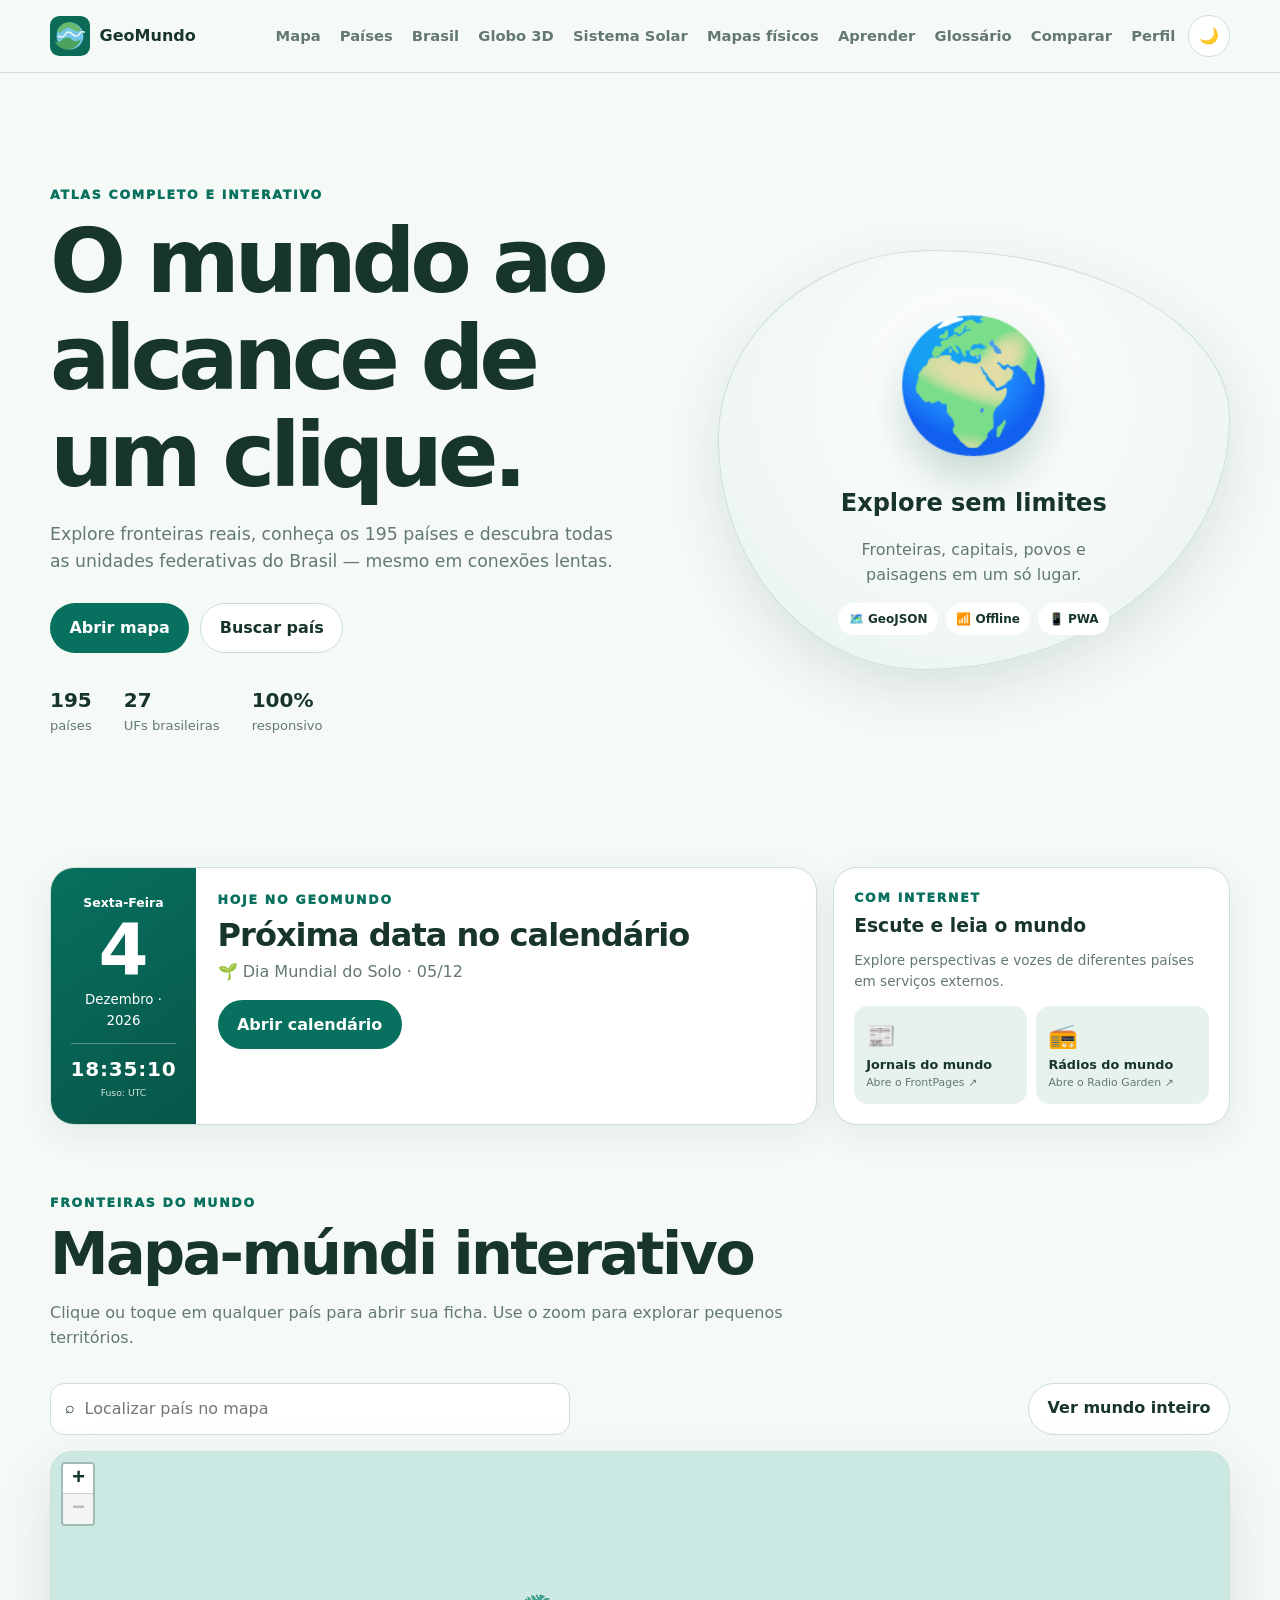
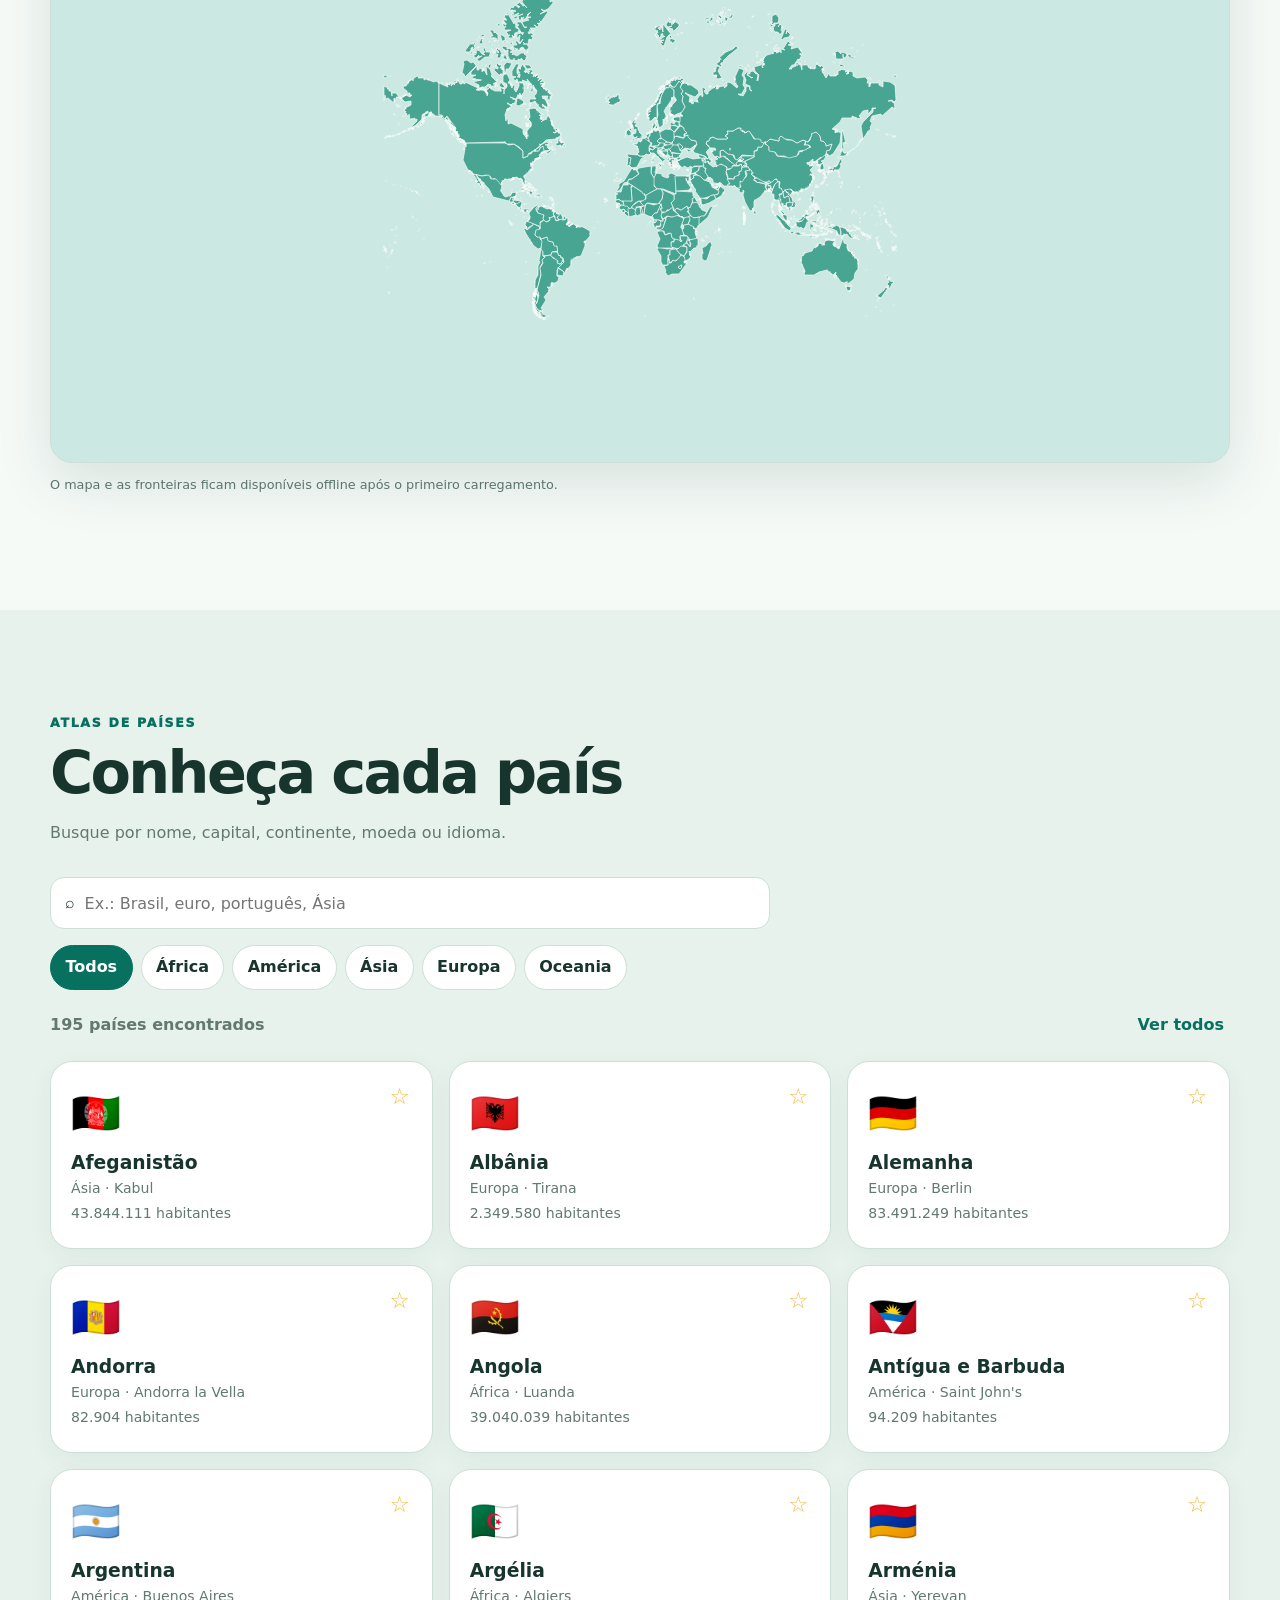
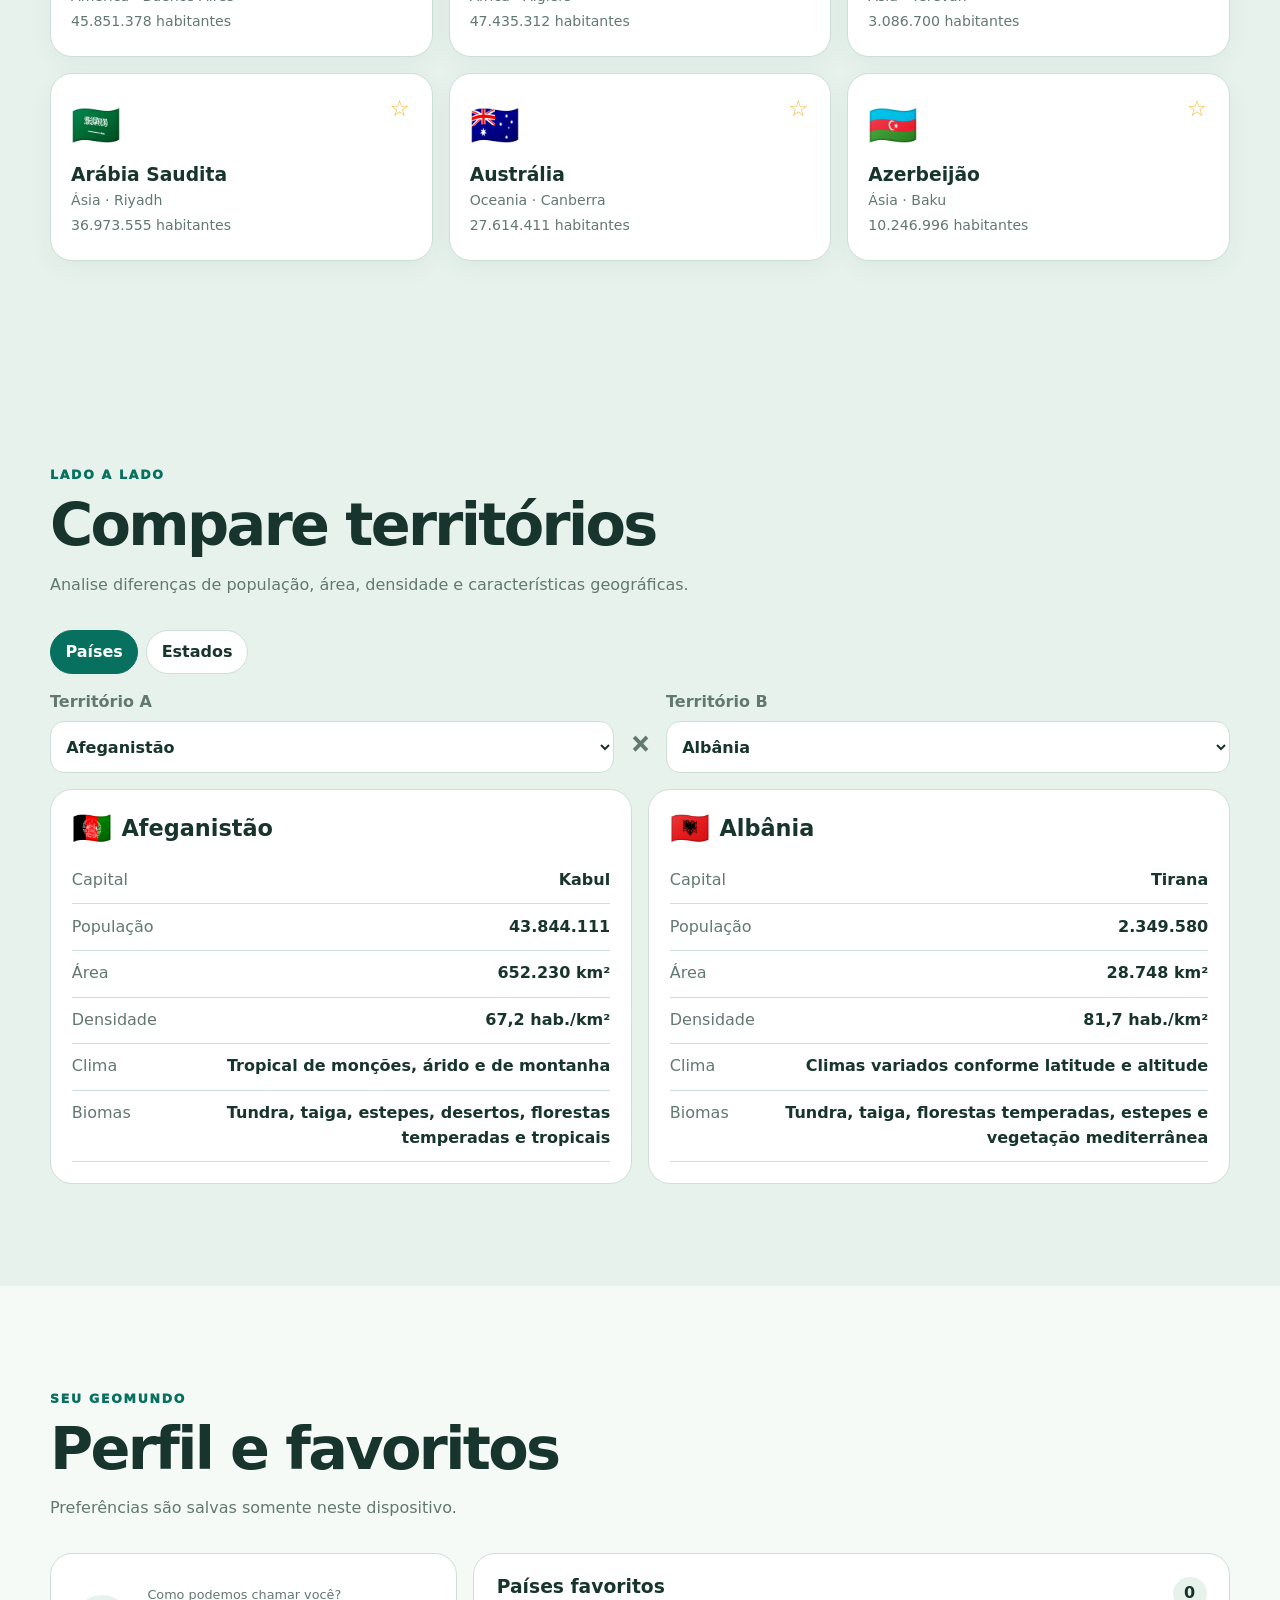
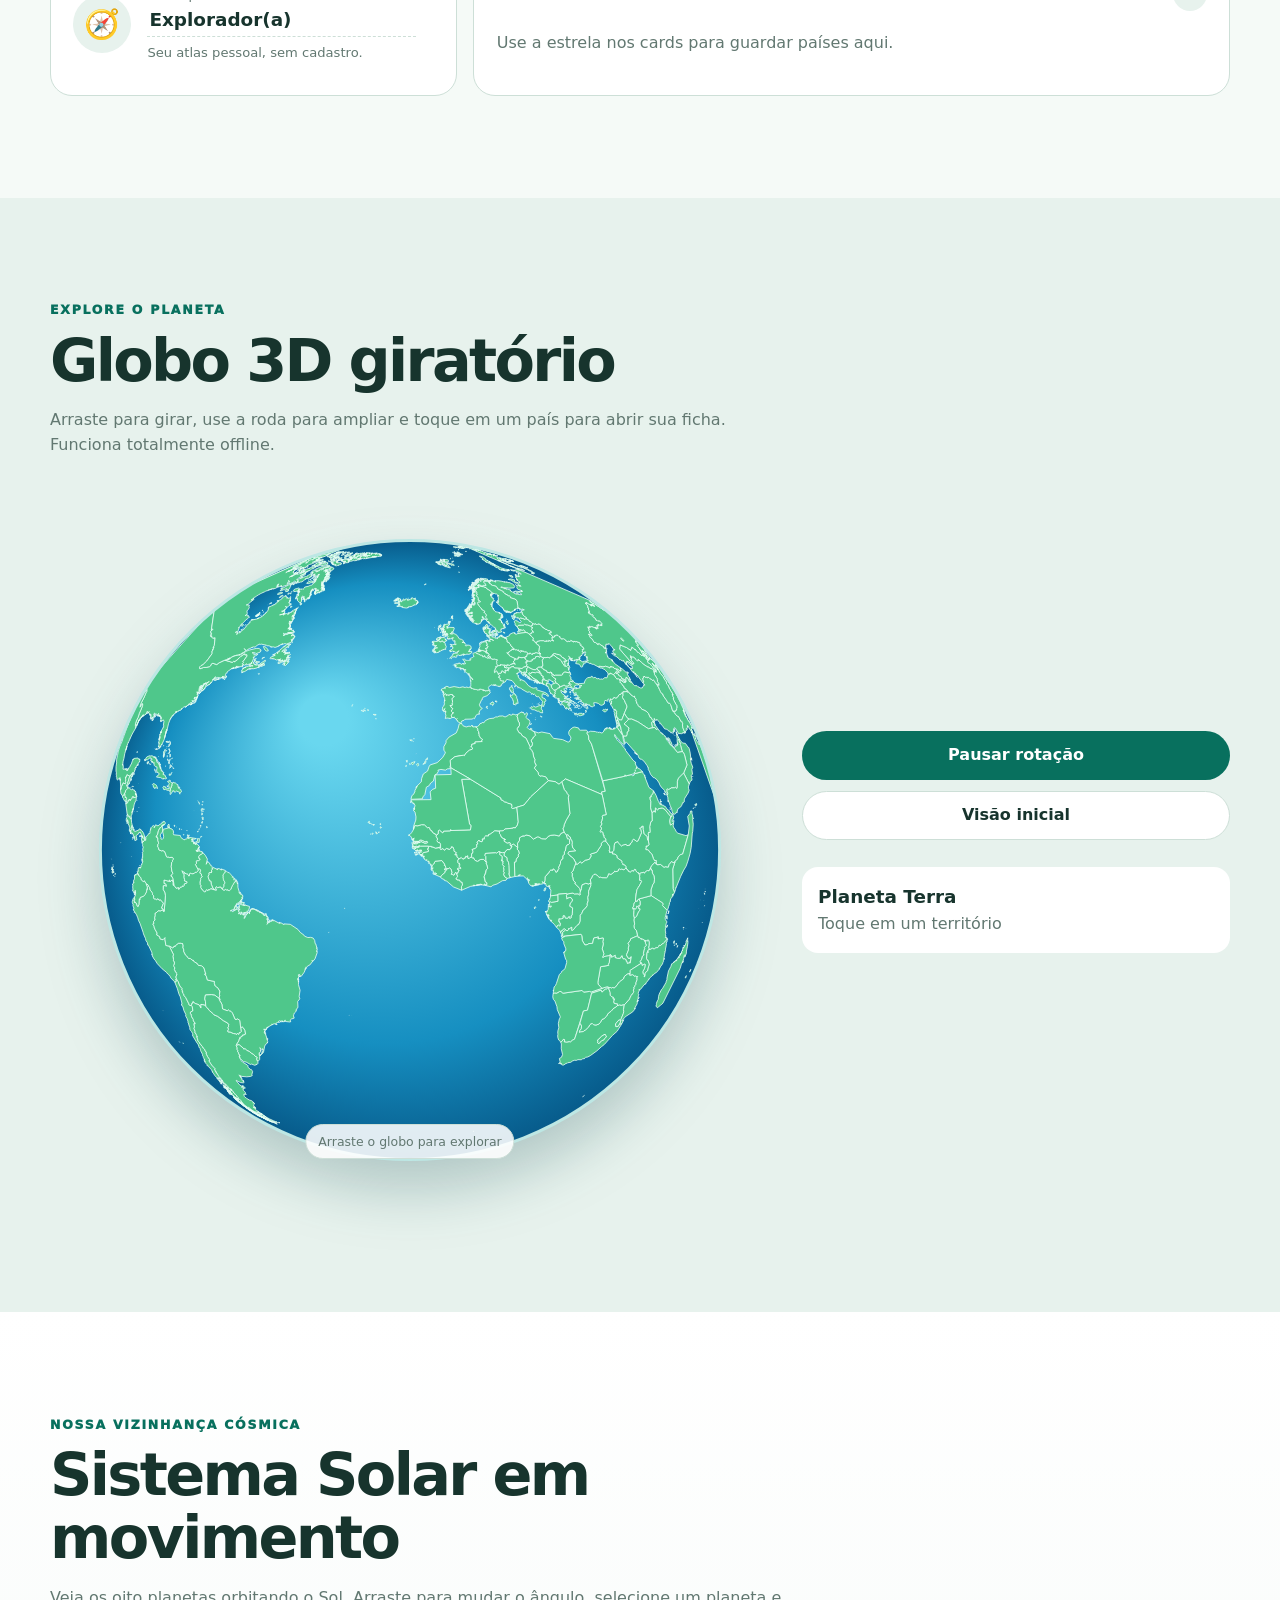
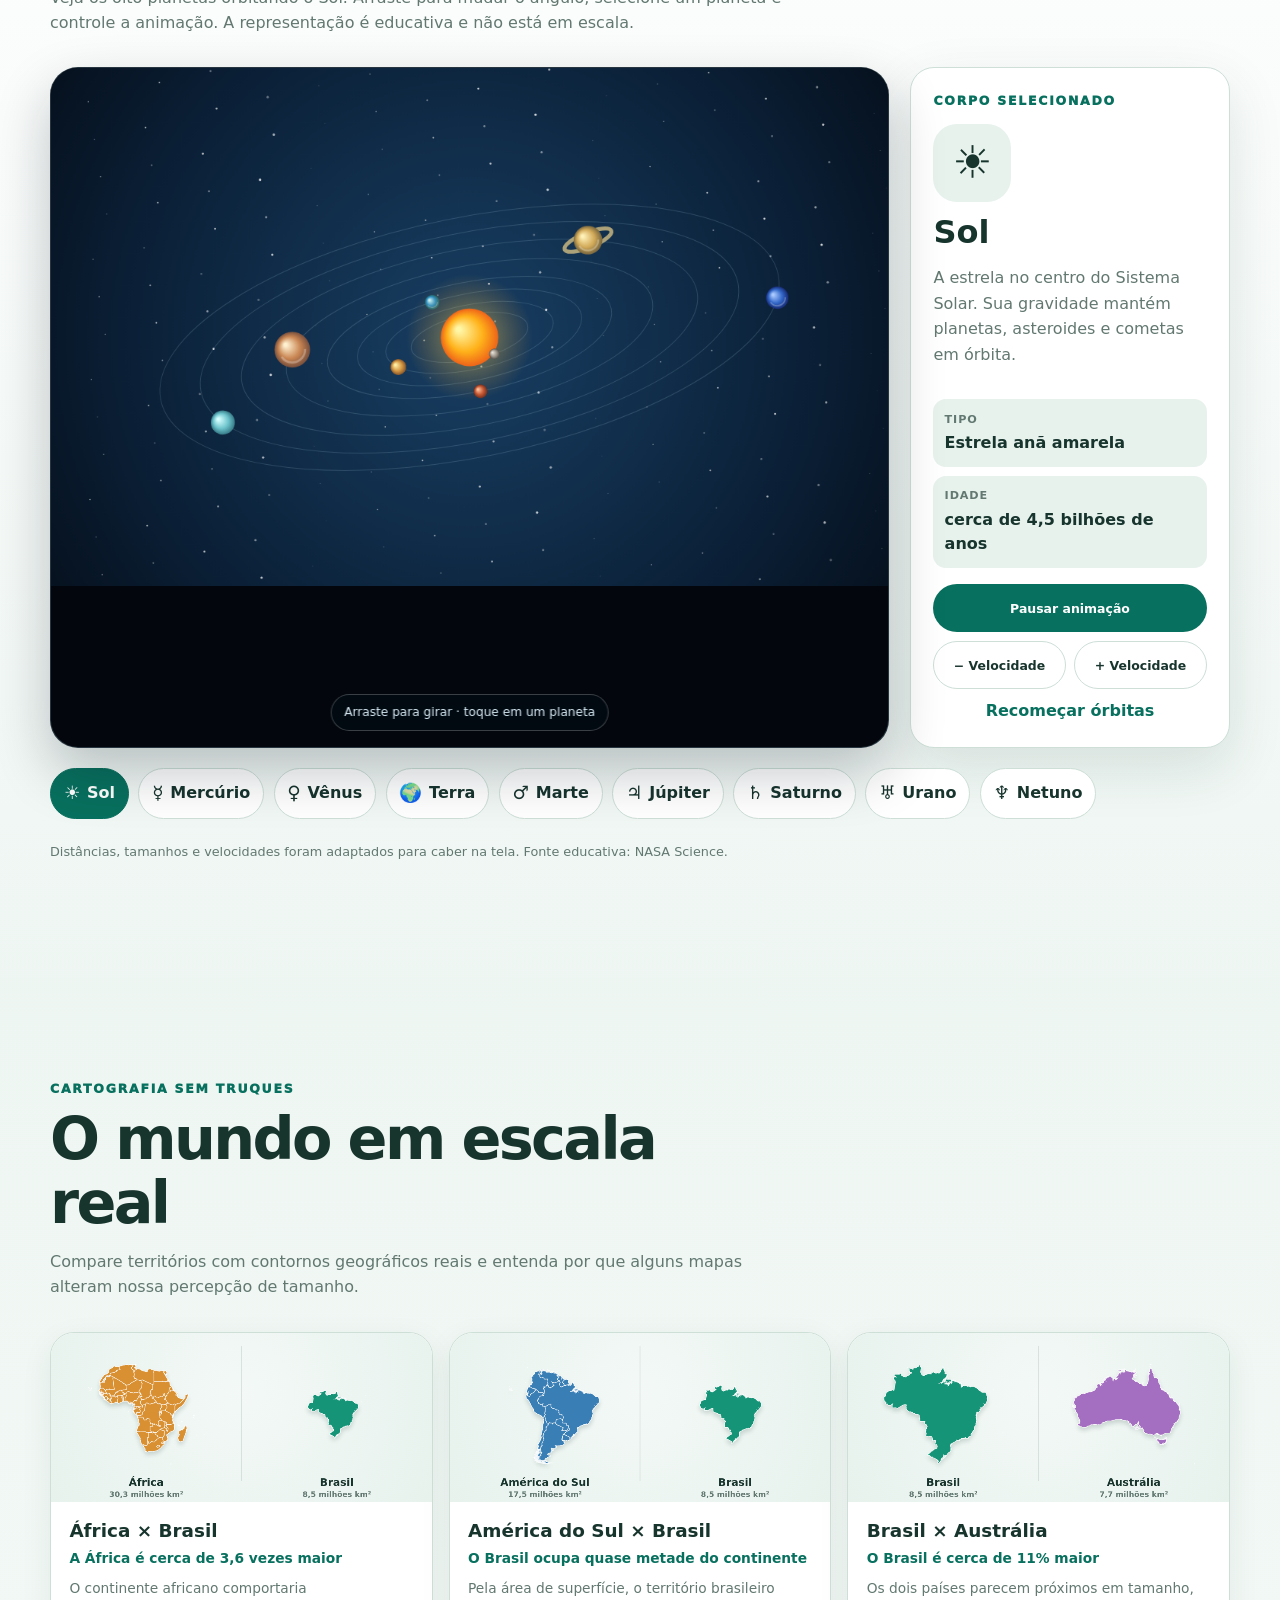
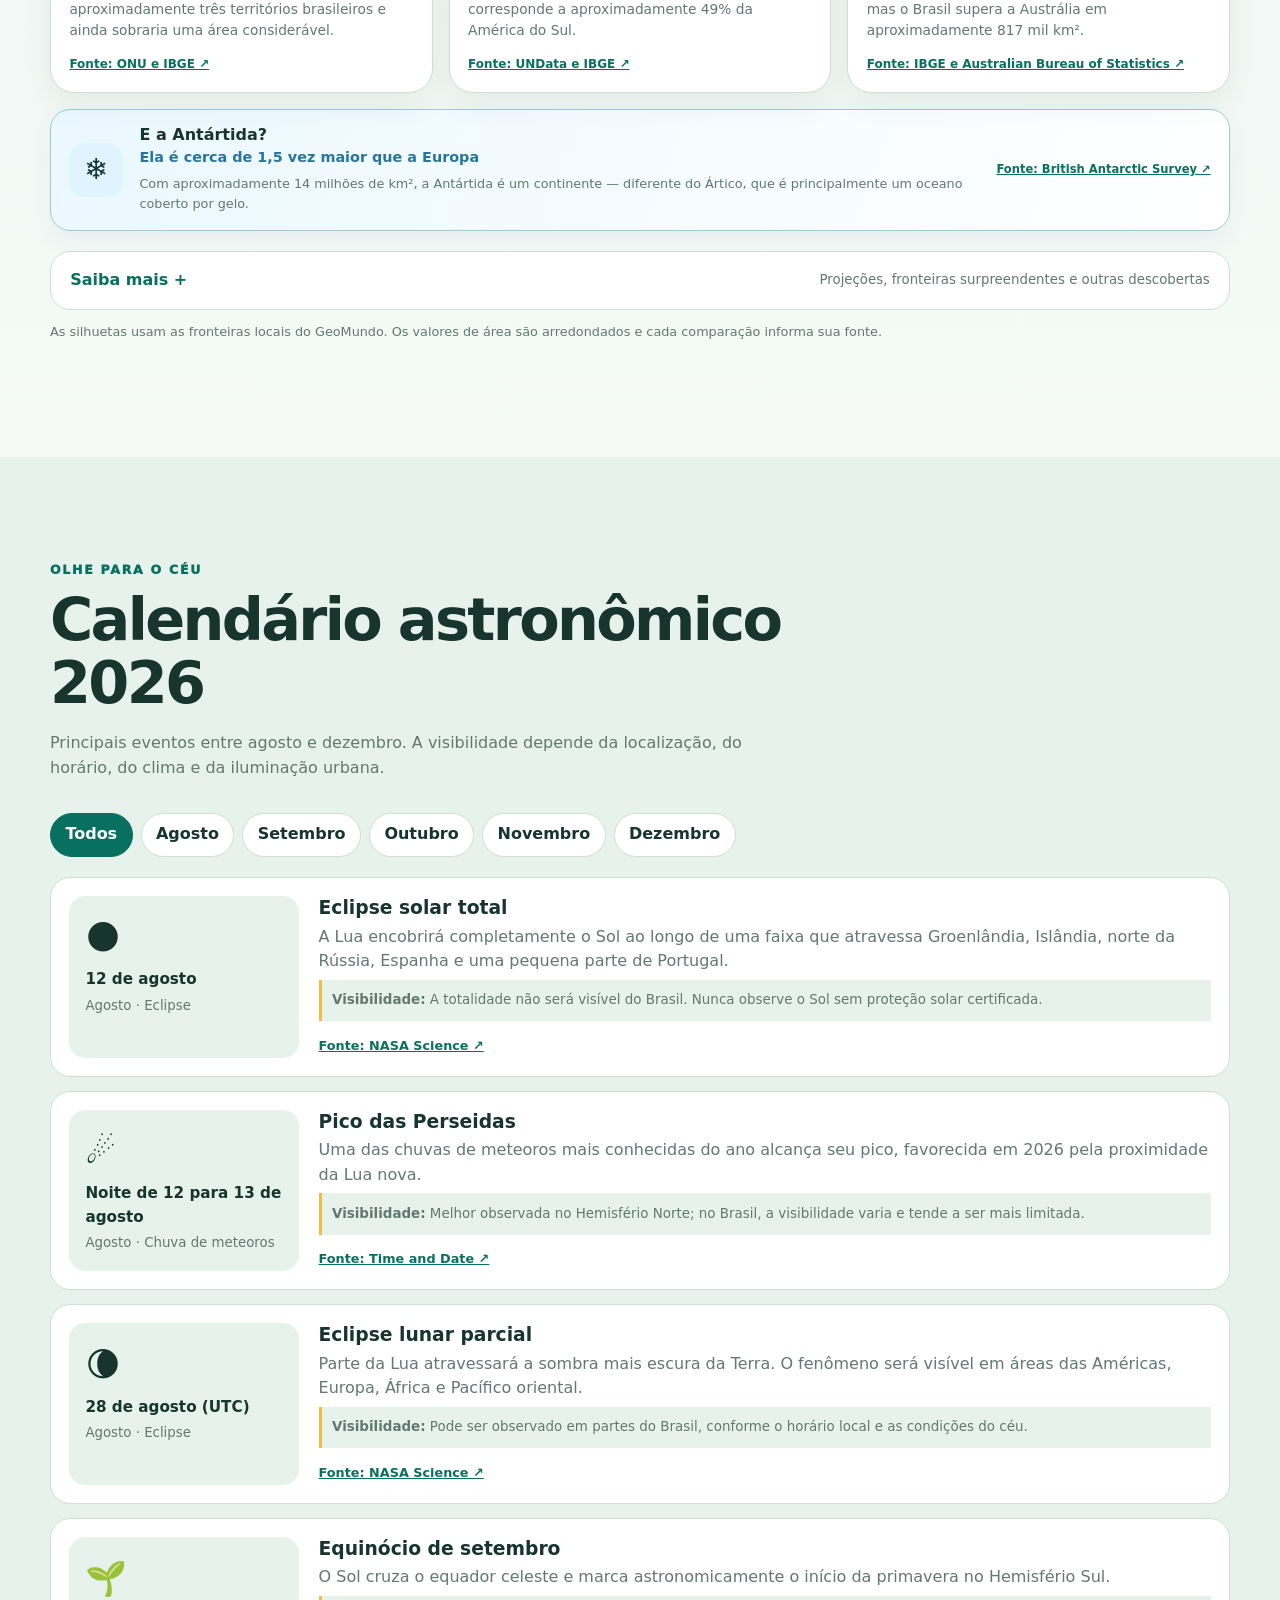
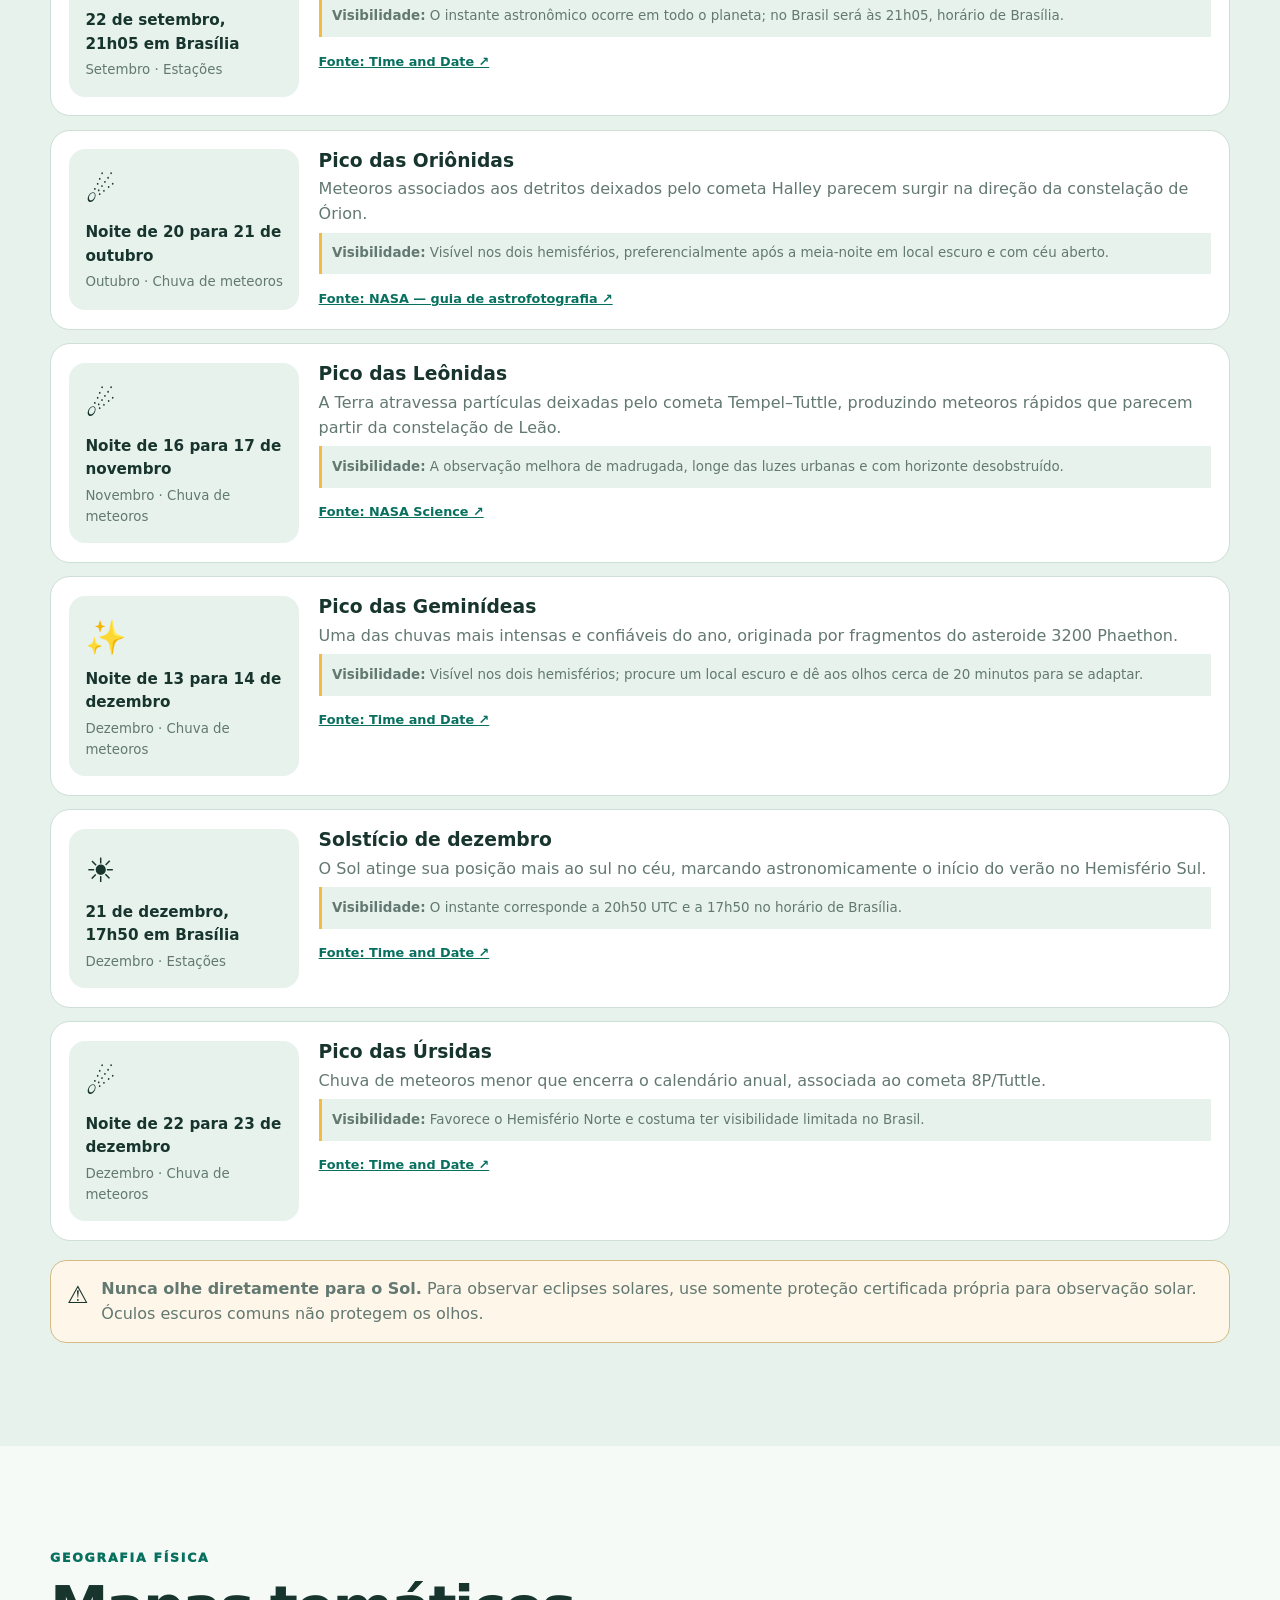
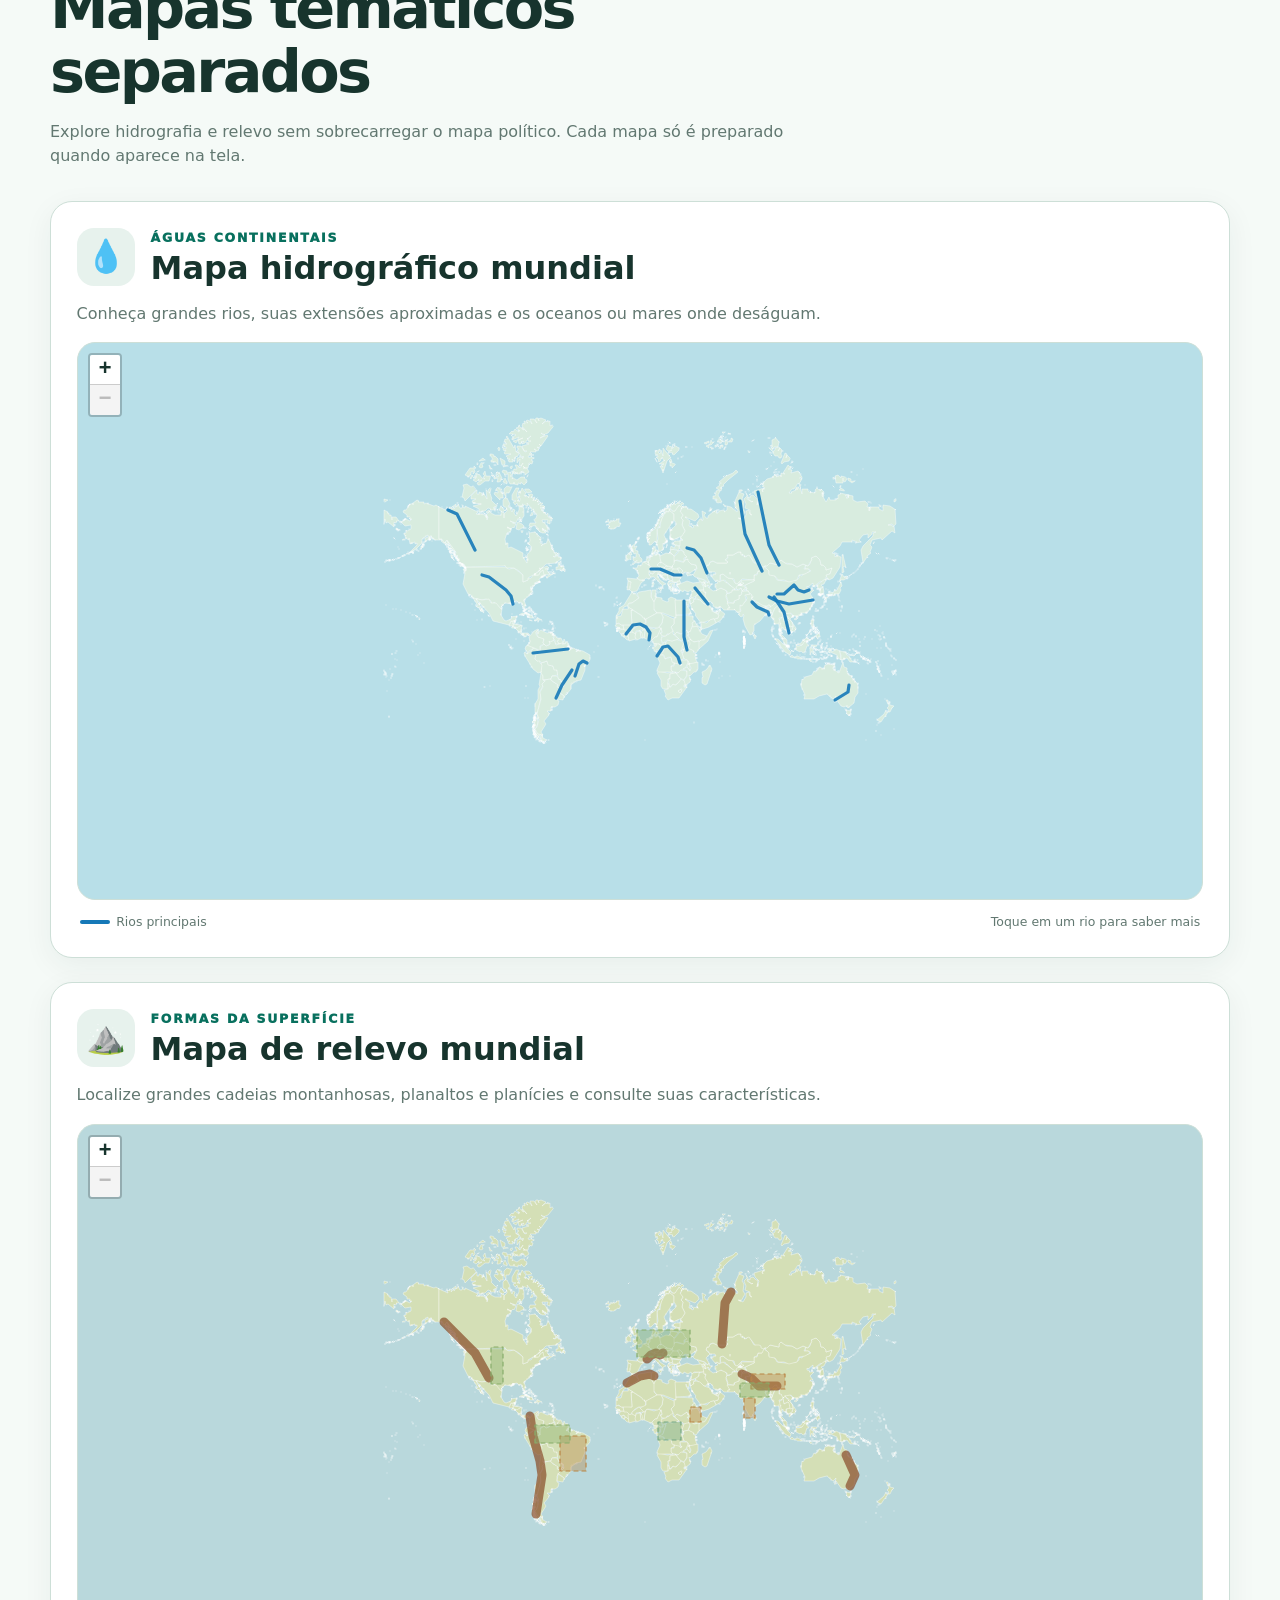
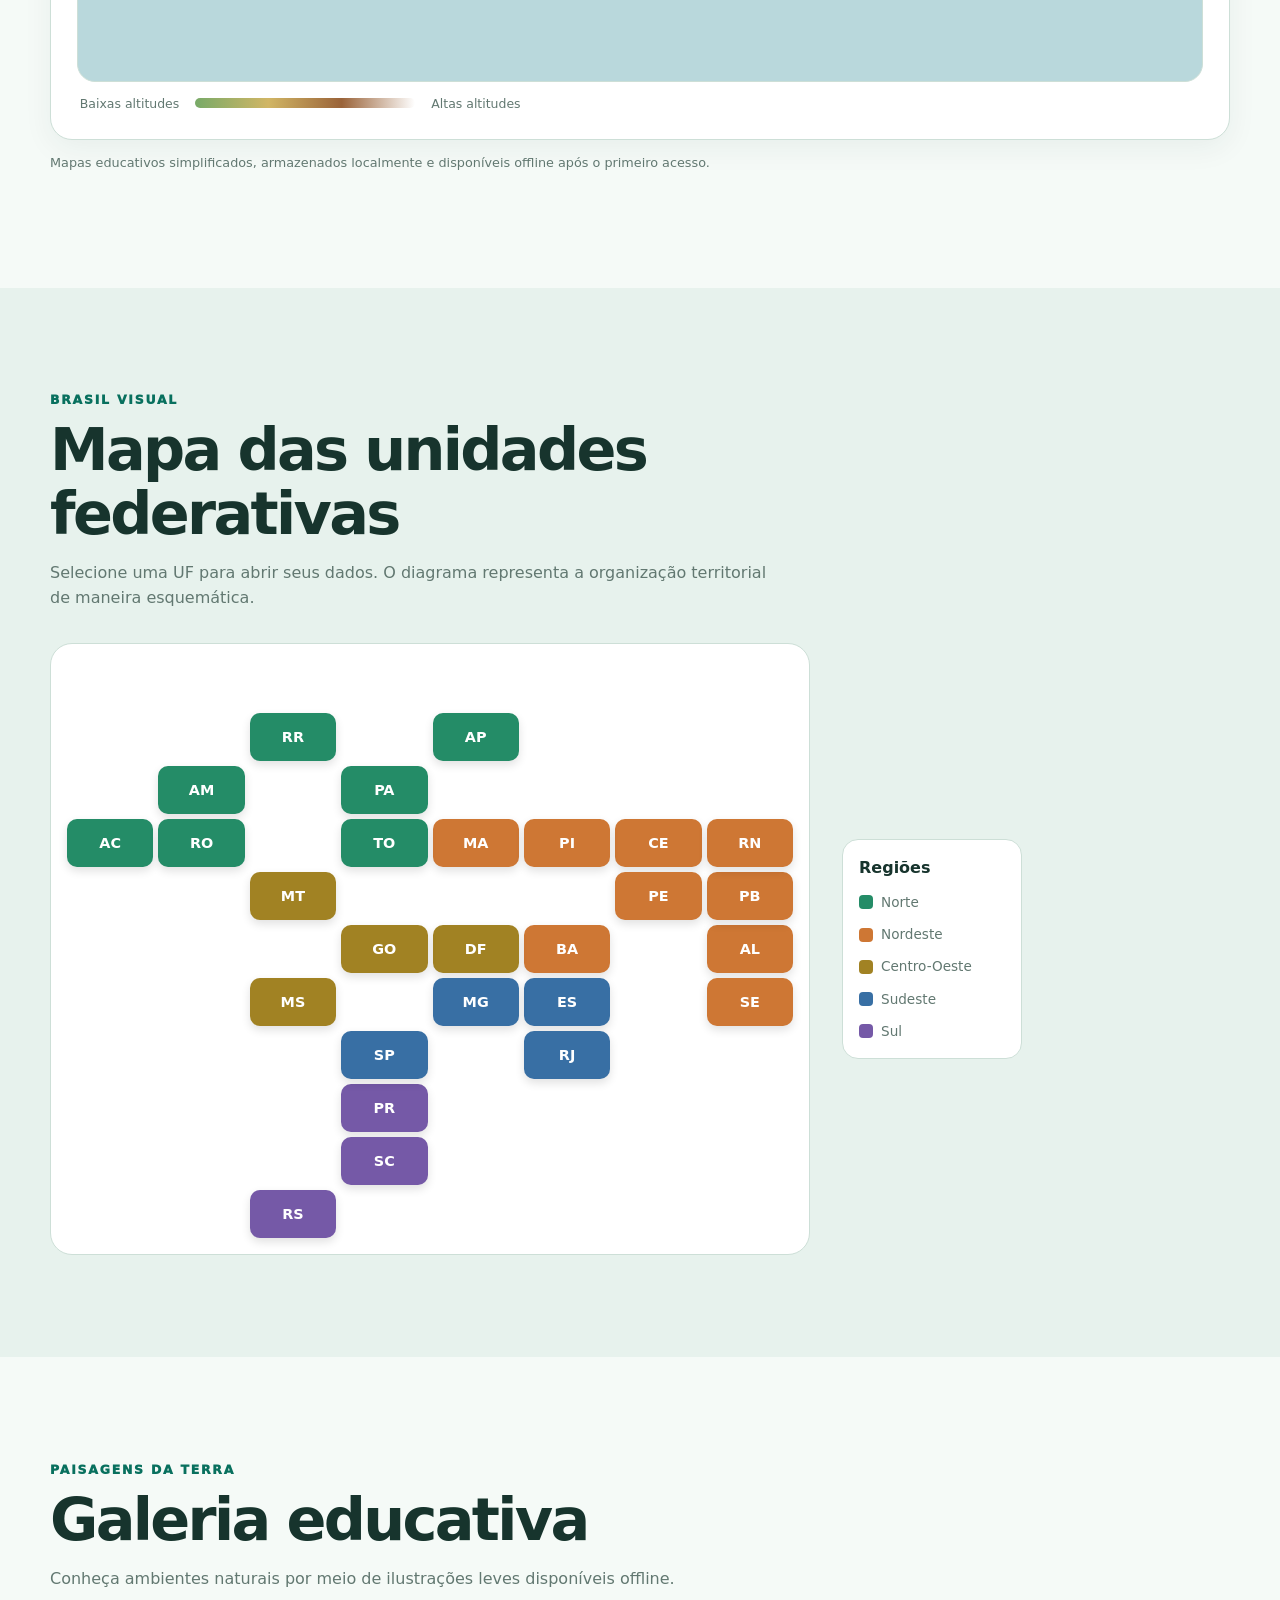
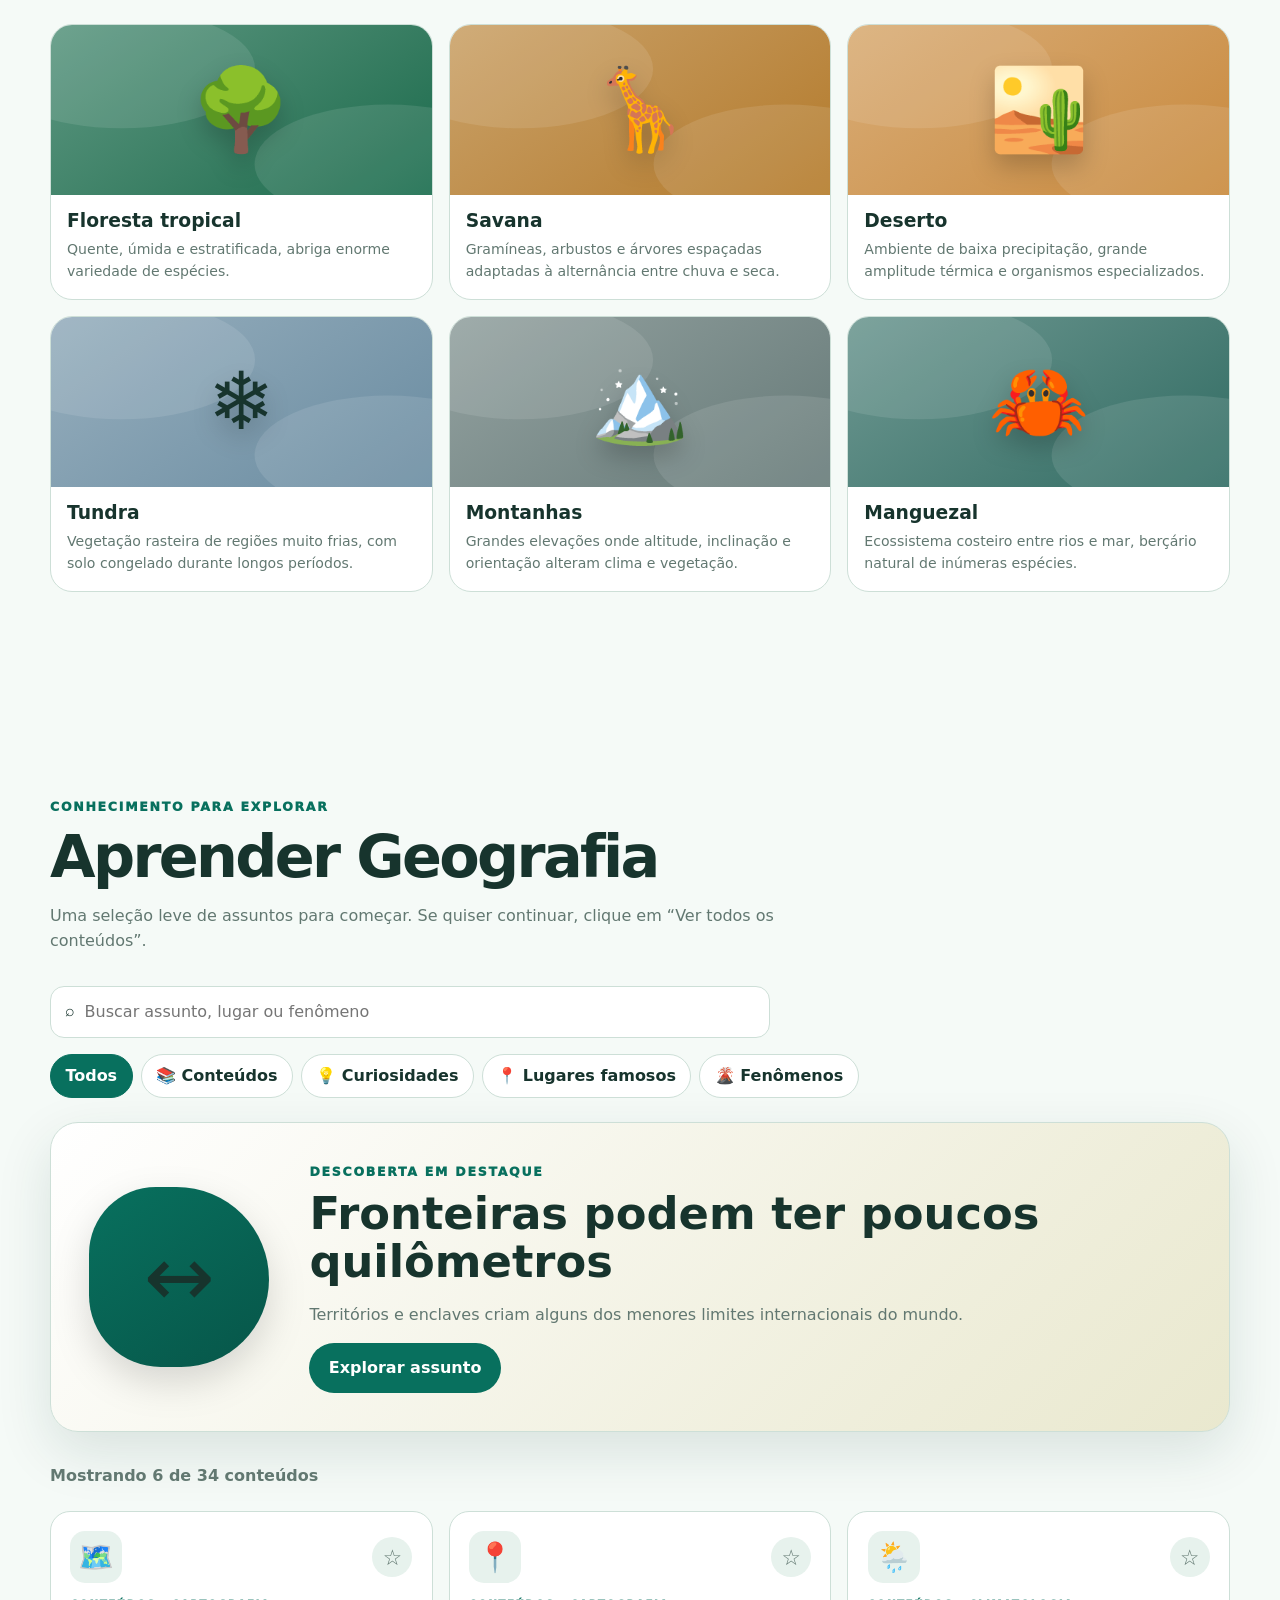
<file: index.html>
<!doctype html>
<html lang="pt-BR">
<head>
  <meta charset="utf-8">
  <meta name="viewport" content="width=device-width,initial-scale=1,viewport-fit=cover">
  <meta name="theme-color" content="#086a5b">
  <meta name="description" content="GeoMundo: mapa interativo, países e estados brasileiros para explorar e comparar.">
  <link rel="manifest" href="./manifest.webmanifest">
  <link rel="icon" href="./assets/icons/icon.svg" type="image/svg+xml">
  <link rel="apple-touch-icon" href="./assets/icons/icon-192.png">
  <link rel="stylesheet" href="./assets/vendor/leaflet/leaflet.css">
  <link rel="stylesheet" href="./styles.css?v=18">
  <title>GeoMundo — Atlas interativo</title>
</head>
<body>
  <a class="skip-link" href="#content">Pular para o conteúdo</a>
  <header class="site-header">
    <div class="container nav-wrap">
      <a class="brand" href="#home"><img src="./assets/icons/icon.svg" alt="" width="40" height="40"><span>GeoMundo</span></a>
      <button id="menuButton" class="icon-button menu-button" aria-expanded="false" aria-controls="mainNav"><span aria-hidden="true">☰</span><span class="sr-only">Abrir menu</span></button>
      <nav id="mainNav" class="main-nav" aria-label="Navegação principal"><a href="#mapa">Mapa</a><a href="#paises">Países</a><a href="#mapa-brasil">Brasil</a><a href="#globo3d">Globo 3D</a><a href="#sistema-solar">Sistema Solar</a><a href="#mapas-fisicos">Mapas físicos</a><a href="#aprender">Aprender</a><a href="#glossario">Glossário</a><a href="#comparar">Comparar</a><a href="#perfil">Perfil</a></nav>
      <button id="themeButton" class="icon-button" aria-label="Alternar tema">🌙</button>
      <button id="installButton" class="install-button" hidden>Instalar app</button>
    </div>
  </header>

  <main id="content">
    <section id="home" class="hero"><div class="container hero-grid"><div><p class="eyebrow">Atlas completo e interativo</p><h1>O mundo ao alcance de um clique.</h1><p class="hero-text">Explore fronteiras reais, conheça os 195 países e descubra todas as unidades federativas do Brasil — mesmo em conexões lentas.</p><div class="actions"><a class="button primary" href="#mapa">Abrir mapa</a><a class="button secondary" href="#paises">Buscar país</a></div><ul class="stats"><li><strong>195</strong><span>países</span></li><li><strong>27</strong><span>UFs brasileiras</span></li><li><strong>100%</strong><span>responsivo</span></li></ul></div><div class="hero-panel"><span class="globe">🌍</span><strong>Explore sem limites</strong><p>Fronteiras, capitais, povos e paisagens em um só lugar.</p><div class="mini-tags"><span>🗺️ GeoJSON</span><span>📶 Offline</span><span>📱 PWA</span></div></div></div></section>

    <section id="mapa" class="section map-section"><div class="container"><div class="section-heading"><p class="eyebrow">Fronteiras do mundo</p><h2>Mapa-múndi interativo</h2><p>Clique ou toque em qualquer país para abrir sua ficha. Use o zoom para explorar pequenos territórios.</p></div><div class="map-toolbar"><label class="search"><span aria-hidden="true">⌕</span><input id="mapSearch" type="search" placeholder="Localizar país no mapa" autocomplete="off"></label><button id="resetMap" class="button secondary">Ver mundo inteiro</button></div><div id="worldMap" role="application" aria-label="Mapa interativo dos países do mundo"><div class="map-loading">Carregando fronteiras…</div></div><p class="map-note">O mapa e as fronteiras ficam disponíveis offline após o primeiro carregamento.</p></div></section>

    <section id="paises" class="section section-alt"><div class="container"><div class="section-heading"><p class="eyebrow">Atlas de países</p><h2>Conheça cada país</h2><p>Busque por nome, capital, continente, moeda ou idioma.</p></div><label class="search wide"><span aria-hidden="true">⌕</span><input id="countrySearch" type="search" placeholder="Ex.: Brasil, euro, português, Ásia"></label><div id="continentFilters" class="filters"><button class="chip active" data-continent="Todos">Todos</button><button class="chip" data-continent="África">África</button><button class="chip" data-continent="América">América</button><button class="chip" data-continent="Ásia">Ásia</button><button class="chip" data-continent="Europa">Europa</button><button class="chip" data-continent="Oceania">Oceania</button></div><div class="result-bar"><strong id="countryCount">Carregando…</strong><button id="toggleCountries" class="text-button">Ver todos</button></div><div id="countryGrid" class="country-grid" aria-live="polite"></div></div></section>

    <section id="comparar" class="section section-alt"><div class="container"><div class="section-heading"><p class="eyebrow">Lado a lado</p><h2>Compare territórios</h2><p>Analise diferenças de população, área, densidade e características geográficas.</p></div><div class="compare-tabs"><button class="tab active" data-type="countries">Países</button><button class="tab" data-type="states">Estados</button></div><div class="compare-picker"><label>Território A<select id="compareA"></select></label><span aria-hidden="true">×</span><label>Território B<select id="compareB"></select></label></div><div id="compareResult" class="compare-result"></div></div></section>

    <section id="perfil" class="section"><div class="container"><div class="section-heading"><p class="eyebrow">Seu GeoMundo</p><h2>Perfil e favoritos</h2><p>Preferências são salvas somente neste dispositivo.</p></div><div class="profile-layout"><article class="profile-card"><div class="avatar">🧭</div><div><label for="profileName">Como podemos chamar você?</label><input id="profileName" maxlength="40" value="Explorador(a)"><p>Seu atlas pessoal, sem cadastro.</p></div></article><article class="favorites-card"><div class="favorites-title"><h3>Países favoritos</h3><strong id="favoriteCount">0</strong></div><div id="favoriteList" class="favorite-list"></div></article></div></div></section>
    <section id="globo3d" class="section section-alt"><div class="container"><div class="section-heading"><p class="eyebrow">Explore o planeta</p><h2>Globo 3D giratório</h2><p>Arraste para girar, use a roda para ampliar e toque em um país para abrir sua ficha. Funciona totalmente offline.</p></div><div class="globe-layout"><div class="globe-stage"><canvas id="globeCanvas" width="720" height="720" aria-label="Globo tridimensional interativo" role="application"></canvas><div class="globe-hint">Arraste o globo para explorar</div></div><aside class="globe-controls"><button id="toggleGlobeRotation" class="button primary">Pausar rotação</button><button id="resetGlobe" class="button secondary">Visão inicial</button><p><strong id="globeCountry">Planeta Terra</strong><br><span id="globeCountryHint">Toque em um território</span></p></aside></div></div></section>

    <section id="sistema-solar" class="section solar-section"><div class="container"><div class="section-heading"><p class="eyebrow">Nossa vizinhança cósmica</p><h2>Sistema Solar em movimento</h2><p>Veja os oito planetas orbitando o Sol. Arraste para mudar o ângulo, selecione um planeta e controle a animação. A representação é educativa e não está em escala.</p></div><div class="solar-layout"><div class="solar-stage"><canvas id="solarCanvas" width="1100" height="680" aria-label="Sistema Solar animado e interativo" role="application"></canvas><div class="solar-hint">Arraste para girar · toque em um planeta</div></div><aside class="solar-panel"><p class="eyebrow">Corpo selecionado</p><div id="solarPlanetIcon" class="solar-selected-icon">☀️</div><h3 id="solarPlanetName">Sol</h3><p id="solarPlanetDescription">A estrela no centro do Sistema Solar. Sua gravidade mantém planetas, asteroides e cometas em órbita.</p><dl id="solarPlanetFacts" class="solar-facts"><div><dt>Tipo</dt><dd>Estrela anã amarela</dd></div><div><dt>Idade</dt><dd>cerca de 4,5 bilhões de anos</dd></div></dl><div class="solar-controls"><button id="toggleSolarRotation" class="button primary" type="button">Pausar animação</button><button id="solarSlower" class="button secondary" type="button" aria-label="Diminuir velocidade">− Velocidade</button><button id="solarFaster" class="button secondary" type="button" aria-label="Aumentar velocidade">+ Velocidade</button><button id="resetSolar" class="text-button" type="button">Recomeçar órbitas</button></div></aside></div><div id="solarPlanetButtons" class="solar-planet-buttons" role="group" aria-label="Selecionar astro"></div><p class="map-note">Distâncias, tamanhos e velocidades foram adaptados para caber na tela. Fonte educativa: NASA Science.</p></div></section>

    <section id="calendario-astronomico" class="section section-alt"><div class="container"><div class="section-heading"><p class="eyebrow">Olhe para o céu</p><h2>Calendário astronômico 2026</h2><p>Principais eventos entre agosto e dezembro. A visibilidade depende da localização, do horário, do clima e da iluminação urbana.</p></div><div id="astronomyFilters" class="filters astronomy-filters" role="group" aria-label="Filtrar calendário por mês"><button class="chip active" data-astro-month="Todos">Todos</button><button class="chip" data-astro-month="8">Agosto</button><button class="chip" data-astro-month="9">Setembro</button><button class="chip" data-astro-month="10">Outubro</button><button class="chip" data-astro-month="11">Novembro</button><button class="chip" data-astro-month="12">Dezembro</button></div><div id="astronomyCalendar" class="astronomy-calendar" aria-live="polite"><p class="map-loading">Carregando eventos…</p></div><div class="astronomy-safety"><span aria-hidden="true">⚠️</span><p><strong>Nunca olhe diretamente para o Sol.</strong> Para observar eclipses solares, use somente proteção certificada própria para observação solar. Óculos escuros comuns não protegem os olhos.</p></div></div></section>

    <section id="mapas-fisicos" class="section"><div class="container"><div class="section-heading"><p class="eyebrow">Geografia física</p><h2>Mapas temáticos separados</h2><p>Explore hidrografia e relevo sem sobrecarregar o mapa político. Cada mapa só é preparado quando aparece na tela.</p></div><div class="physical-map-grid"><article class="physical-map-card"><div class="physical-map-title"><span>💧</span><div><p class="eyebrow">Águas continentais</p><h3>Mapa hidrográfico mundial</h3></div></div><p>Conheça grandes rios, suas extensões aproximadas e os oceanos ou mares onde deságuam.</p><div id="hydroMap" class="thematic-map" role="application" aria-label="Mapa hidrográfico mundial"><div class="map-loading">O mapa será carregado ao chegar aqui…</div></div><div class="thematic-legend"><span><i class="river-line"></i>Rios principais</span><span>Toque em um rio para saber mais</span></div></article><article class="physical-map-card"><div class="physical-map-title"><span>⛰️</span><div><p class="eyebrow">Formas da superfície</p><h3>Mapa de relevo mundial</h3></div></div><p>Localize grandes cadeias montanhosas, planaltos e planícies e consulte suas características.</p><div id="reliefMap" class="thematic-map" role="application" aria-label="Mapa de relevo mundial"><div class="map-loading">O mapa será carregado ao chegar aqui…</div></div><div class="thematic-legend relief-scale"><span>Baixas altitudes</span><i></i><span>Altas altitudes</span></div></article></div><p class="map-note">Mapas educativos simplificados, armazenados localmente e disponíveis offline após o primeiro acesso.</p></div></section>

    <section id="mapa-brasil" class="section section-alt"><div class="container"><div class="section-heading"><p class="eyebrow">Brasil visual</p><h2>Mapa das unidades federativas</h2><p>Selecione uma UF para abrir seus dados. O diagrama representa a organização territorial de maneira esquemática.</p></div><div class="brazil-map-layout"><div id="brazilMap" class="brazil-map" role="group" aria-label="Mapa esquemático das unidades federativas do Brasil"></div><aside class="map-legend"><strong>Regiões</strong><span><i class="north"></i>Norte</span><span><i class="northeast"></i>Nordeste</span><span><i class="central"></i>Centro-Oeste</span><span><i class="southeast"></i>Sudeste</span><span><i class="south"></i>Sul</span></aside></div></div></section>

    <section id="galeria" class="section"><div class="container"><div class="section-heading"><p class="eyebrow">Paisagens da Terra</p><h2>Galeria educativa</h2><p>Conheça ambientes naturais por meio de ilustrações leves disponíveis offline.</p></div><div id="galleryGrid" class="gallery-grid"></div></div></section>

    <section id="aprender" class="section"><div class="container"><div class="section-heading"><p class="eyebrow">Conhecimento para explorar</p><h2>Aprender Geografia</h2><p>Uma seleção leve de assuntos para começar. Se quiser continuar, clique em “Ver todos os conteúdos”.</p></div><label class="search wide knowledge-search"><span aria-hidden="true">⌕</span><input id="knowledgeSearch" type="search" placeholder="Buscar assunto, lugar ou fenômeno"></label><div id="knowledgeFilters" class="filters knowledge-filters" role="group" aria-label="Filtrar biblioteca"><button class="chip active" data-knowledge-filter="Todos">Todos</button><button class="chip" data-knowledge-filter="Conteúdos">📚 Conteúdos</button><button class="chip" data-knowledge-filter="Curiosidades">💡 Curiosidades</button><button class="chip" data-knowledge-filter="Lugares">📍 Lugares famosos</button><button class="chip" data-knowledge-filter="Fenômenos">🌋 Fenômenos</button></div><div class="knowledge-featured"><div><span id="knowledgeFeaturedIcon">🌍</span></div><div><p class="eyebrow">Descoberta em destaque</p><h3 id="knowledgeFeaturedTitle">Carregando…</h3><p id="knowledgeFeaturedSummary"></p><button id="knowledgeFeaturedButton" class="button primary">Explorar assunto</button></div></div><div class="result-bar"><strong id="knowledgeCount">Carregando biblioteca…</strong></div><div id="knowledgeGrid" class="knowledge-grid" aria-live="polite"></div><div class="section-more"><button id="knowledgeMore" class="button secondary" type="button" aria-expanded="false">Ver todos os conteúdos</button></div></div></section>

    <section id="glossario" class="section section-alt"><div class="container"><div class="section-heading"><p class="eyebrow">Dicionário do GeoMundo</p><h2>Glossário geográfico</h2><p>Alguns conceitos essenciais aparecem primeiro. Use a busca ou clique em “Ver glossário completo” para consultar os demais.</p></div><label class="search wide"><span aria-hidden="true">⌕</span><input id="glossarySearch" type="search" placeholder="Buscar termo, definição ou exemplo"></label><div id="glossaryLetters" class="filters glossary-letters"></div><div class="result-bar"><strong id="glossaryCount">Carregando…</strong></div><div id="glossaryGrid" class="glossary-grid"></div><div class="section-more"><button id="glossaryMore" class="button secondary" type="button" aria-expanded="false">Ver glossário completo</button></div></div></section>

    <section id="fontes" class="section"><div class="container"><div class="section-heading"><p class="eyebrow">Recursos online</p><h2>Dados, imagens e ações humanitárias</h2><p>Quando houver internet, consulte fontes especializadas e organizações internacionais em uma nova aba.</p></div><div class="resource-grid"><a href="https://www.climatempo.com.br/" target="_blank" rel="noopener noreferrer"><span>🌦️</span><strong>Clima em tempo real</strong><small>Climatempo</small></a><a href="https://worldview.earthdata.nasa.gov/" target="_blank" rel="noopener noreferrer"><span>🛰️</span><strong>Imagens de satélite</strong><small>NASA Worldview</small></a><a href="https://data.worldbank.org/" target="_blank" rel="noopener noreferrer"><span>📈</span><strong>PIB e indicadores</strong><small>Banco Mundial</small></a><a href="https://paises.ibge.gov.br/" target="_blank" rel="noopener noreferrer"><span>🌐</span><strong>Países e indicadores</strong><small>IBGE</small></a><a href="https://www.unicef.org/brazil/" target="_blank" rel="noopener noreferrer"><span>🧒</span><strong>Direitos das crianças</strong><small>UNICEF Brasil — oficial</small></a><a href="https://doar.acnur.org/br/pt-br/general" target="_blank" rel="noopener noreferrer"><span>🤝</span><strong>Ajuda a pessoas refugiadas</strong><small>ACNUR Brasil — oficial</small></a></div></div></section>
    <section id="escala-real" class="section scale-section"><div class="container"><div class="section-heading"><p class="eyebrow">Cartografia sem truques</p><h2>O mundo em escala real</h2><p>Compare territórios com contornos geográficos reais e entenda por que alguns mapas alteram nossa percepção de tamanho.</p></div><div id="scaleComparisonGrid" class="scale-comparison-grid" aria-live="polite"><p class="map-loading">Preparando comparações…</p></div><details class="scale-more"><summary><span>Saiba mais</span><small>Projeções, fronteiras surpreendentes e outras descobertas</small></summary><div id="scaleInsights" class="scale-insights"></div></details><p class="map-note">As silhuetas usam as fronteiras locais do GeoMundo. Os valores de área são arredondados e cada comparação informa sua fonte.</p></div></section>
    <section id="geomundo-agora" class="section world-now-section"><div class="container"><div class="world-now-grid"><article class="today-card"><div class="today-date"><span id="todayWeekday">Hoje</span><strong id="todayNumber">--</strong><small id="todayMonth">Carregando…</small></div><div class="today-content"><p class="eyebrow">Hoje no GeoMundo</p><h2 id="todayTitle">Calendário do mundo</h2><p id="todayDescription">Datas ambientais, geográficas, culturais e astronômicas, disponíveis também offline.</p><button id="openWorldCalendar" class="button primary" type="button">Abrir calendário</button></div></article><aside class="world-live-card"><p class="eyebrow">Com internet</p><h3>Escute e leia o mundo</h3><p>Explore perspectivas e vozes de diferentes países em serviços externos.</p><div class="world-live-links"><a href="https://www.frontpages.com/world-newspapers/" target="_blank" rel="noopener noreferrer"><span>📰</span><strong>Jornais do mundo</strong><small>Abre o FrontPages ↗</small></a><a href="https://radio.garden/" target="_blank" rel="noopener noreferrer"><span>📻</span><strong>Rádios do mundo</strong><small>Abre o Radio Garden ↗</small></a></div></aside></div></div></section>
  </main>

  <dialog id="detailDialog"><button id="closeDialog" class="dialog-close" aria-label="Fechar">×</button><div id="detailContent"></div></dialog>
  <dialog id="knowledgeDialog" class="knowledge-dialog"><button id="closeKnowledgeDialog" class="dialog-close" aria-label="Fechar conteúdo">×</button><article id="knowledgeContent"></article></dialog>
  <dialog id="worldCalendarDialog" class="world-calendar-dialog"><button id="closeWorldCalendar" class="dialog-close" aria-label="Fechar calendário">×</button><div class="world-calendar-body"><div class="calendar-heading"><div><p class="eyebrow">Datas para compreender o planeta</p><h2>Calendário GeoMundo</h2></div><div class="calendar-nav"><button id="calendarPrevious" class="icon-button" type="button" aria-label="Mês anterior">‹</button><strong id="calendarMonthLabel"></strong><button id="calendarNext" class="icon-button" type="button" aria-label="Próximo mês">›</button></div></div><div class="calendar-layout"><div><div class="calendar-weekdays" aria-hidden="true"><span>Dom</span><span>Seg</span><span>Ter</span><span>Qua</span><span>Qui</span><span>Sex</span><span>Sáb</span></div><div id="calendarGrid" class="calendar-grid" role="grid" aria-label="Calendário mensal"></div></div><aside id="calendarDayEvents" class="calendar-day-events" aria-live="polite"></aside></div><p class="map-note">As datas ficam armazenadas no GeoMundo e funcionam offline. Links das fontes precisam de internet.</p></div></dialog>
  <div id="updateNotice" class="update-notice" hidden role="status"><div><strong>Nova versão disponível</strong><span>Atualize para receber as novidades.</span></div><button id="updateButton" class="button primary">Atualizar agora</button><button id="dismissUpdate" class="icon-button" aria-label="Fechar aviso">×</button></div>
  <footer><div class="container footer-wrap"><a class="brand" href="#home"><img src="./assets/icons/icon.svg" alt="" width="34"><span>GeoMundo</span></a><p>Atlas educativo · PWA · <span id="year"></span></p></div></footer>
  <script src="./assets/vendor/leaflet/leaflet.js"></script>
  <script src="./app.js?v=3" defer></script>
  <script src="./addons.js?v=12" defer></script>
</body>
</html>
</file>
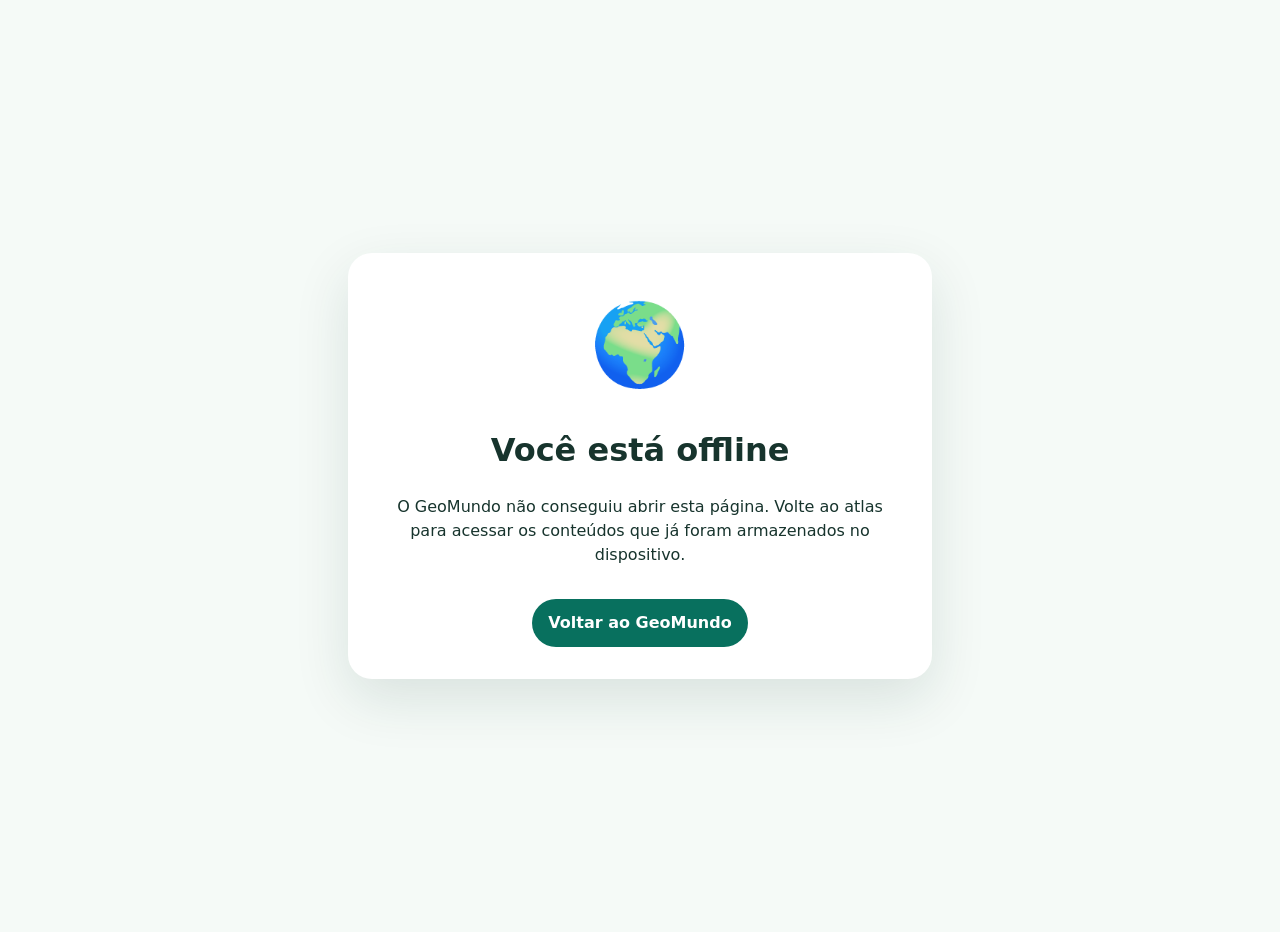
<file: offline.html>
<!doctype html>
<html lang="pt-BR"><head><meta charset="utf-8"><meta name="viewport" content="width=device-width,initial-scale=1"><meta name="theme-color" content="#086a5b"><title>GeoMundo — Sem conexão</title><style>body{margin:0;min-height:100vh;display:grid;place-items:center;padding:1rem;background:#f5faf7;color:#17342d;font:16px/1.5 system-ui,sans-serif}.box{max-width:520px;padding:2rem;border-radius:24px;background:#fff;box-shadow:0 20px 55px #12392f1f;text-align:center}.globe{font-size:5rem}a{display:inline-block;margin-top:1rem;padding:.75rem 1rem;border-radius:99px;background:#08705e;color:#fff;text-decoration:none;font-weight:800}</style></head><body><main class="box"><div class="globe">🌍</div><h1>Você está offline</h1><p>O GeoMundo não conseguiu abrir esta página. Volte ao atlas para acessar os conteúdos que já foram armazenados no dispositivo.</p><a href="./">Voltar ao GeoMundo</a></main></body></html>
</file>
<file: assets/vendor/leaflet/leaflet.css>
/* required styles */

.leaflet-pane,
.leaflet-tile,
.leaflet-marker-icon,
.leaflet-marker-shadow,
.leaflet-tile-container,
.leaflet-pane > svg,
.leaflet-pane > canvas,
.leaflet-zoom-box,
.leaflet-image-layer,
.leaflet-layer {
	position: absolute;
	left: 0;
	top: 0;
	}
.leaflet-container {
	overflow: hidden;
	}
.leaflet-tile,
.leaflet-marker-icon,
.leaflet-marker-shadow {
	-webkit-user-select: none;
	   -moz-user-select: none;
	        user-select: none;
	  -webkit-user-drag: none;
	}
/* Prevents IE11 from highlighting tiles in blue */
.leaflet-tile::selection {
	background: transparent;
}
/* Safari renders non-retina tile on retina better with this, but Chrome is worse */
.leaflet-safari .leaflet-tile {
	image-rendering: -webkit-optimize-contrast;
	}
/* hack that prevents hw layers "stretching" when loading new tiles */
.leaflet-safari .leaflet-tile-container {
	width: 1600px;
	height: 1600px;
	-webkit-transform-origin: 0 0;
	}
.leaflet-marker-icon,
.leaflet-marker-shadow {
	display: block;
	}
/* .leaflet-container svg: reset svg max-width decleration shipped in Joomla! (joomla.org) 3.x */
/* .leaflet-container img: map is broken in FF if you have max-width: 100% on tiles */
.leaflet-container .leaflet-overlay-pane svg {
	max-width: none !important;
	max-height: none !important;
	}
.leaflet-container .leaflet-marker-pane img,
.leaflet-container .leaflet-shadow-pane img,
.leaflet-container .leaflet-tile-pane img,
.leaflet-container img.leaflet-image-layer,
.leaflet-container .leaflet-tile {
	max-width: none !important;
	max-height: none !important;
	width: auto;
	padding: 0;
	}

.leaflet-container img.leaflet-tile {
	/* See: https://bugs.chromium.org/p/chromium/issues/detail?id=600120 */
	mix-blend-mode: plus-lighter;
}

.leaflet-container.leaflet-touch-zoom {
	-ms-touch-action: pan-x pan-y;
	touch-action: pan-x pan-y;
	}
.leaflet-container.leaflet-touch-drag {
	-ms-touch-action: pinch-zoom;
	/* Fallback for FF which doesn't support pinch-zoom */
	touch-action: none;
	touch-action: pinch-zoom;
}
.leaflet-container.leaflet-touch-drag.leaflet-touch-zoom {
	-ms-touch-action: none;
	touch-action: none;
}
.leaflet-container {
	-webkit-tap-highlight-color: transparent;
}
.leaflet-container a {
	-webkit-tap-highlight-color: rgba(51, 181, 229, 0.4);
}
.leaflet-tile {
	filter: inherit;
	visibility: hidden;
	}
.leaflet-tile-loaded {
	visibility: inherit;
	}
.leaflet-zoom-box {
	width: 0;
	height: 0;
	-moz-box-sizing: border-box;
	     box-sizing: border-box;
	z-index: 800;
	}
/* workaround for https://bugzilla.mozilla.org/show_bug.cgi?id=888319 */
.leaflet-overlay-pane svg {
	-moz-user-select: none;
	}

.leaflet-pane         { z-index: 400; }

.leaflet-tile-pane    { z-index: 200; }
.leaflet-overlay-pane { z-index: 400; }
.leaflet-shadow-pane  { z-index: 500; }
.leaflet-marker-pane  { z-index: 600; }
.leaflet-tooltip-pane   { z-index: 650; }
.leaflet-popup-pane   { z-index: 700; }

.leaflet-map-pane canvas { z-index: 100; }
.leaflet-map-pane svg    { z-index: 200; }

.leaflet-vml-shape {
	width: 1px;
	height: 1px;
	}
.lvml {
	behavior: url(#default#VML);
	display: inline-block;
	position: absolute;
	}


/* control positioning */

.leaflet-control {
	position: relative;
	z-index: 800;
	pointer-events: visiblePainted; /* IE 9-10 doesn't have auto */
	pointer-events: auto;
	}
.leaflet-top,
.leaflet-bottom {
	position: absolute;
	z-index: 1000;
	pointer-events: none;
	}
.leaflet-top {
	top: 0;
	}
.leaflet-right {
	right: 0;
	}
.leaflet-bottom {
	bottom: 0;
	}
.leaflet-left {
	left: 0;
	}
.leaflet-control {
	float: left;
	clear: both;
	}
.leaflet-right .leaflet-control {
	float: right;
	}
.leaflet-top .leaflet-control {
	margin-top: 10px;
	}
.leaflet-bottom .leaflet-control {
	margin-bottom: 10px;
	}
.leaflet-left .leaflet-control {
	margin-left: 10px;
	}
.leaflet-right .leaflet-control {
	margin-right: 10px;
	}


/* zoom and fade animations */

.leaflet-fade-anim .leaflet-popup {
	opacity: 0;
	-webkit-transition: opacity 0.2s linear;
	   -moz-transition: opacity 0.2s linear;
	        transition: opacity 0.2s linear;
	}
.leaflet-fade-anim .leaflet-map-pane .leaflet-popup {
	opacity: 1;
	}
.leaflet-zoom-animated {
	-webkit-transform-origin: 0 0;
	    -ms-transform-origin: 0 0;
	        transform-origin: 0 0;
	}
svg.leaflet-zoom-animated {
	will-change: transform;
}

.leaflet-zoom-anim .leaflet-zoom-animated {
	-webkit-transition: -webkit-transform 0.25s cubic-bezier(0,0,0.25,1);
	   -moz-transition:    -moz-transform 0.25s cubic-bezier(0,0,0.25,1);
	        transition:         transform 0.25s cubic-bezier(0,0,0.25,1);
	}
.leaflet-zoom-anim .leaflet-tile,
.leaflet-pan-anim .leaflet-tile {
	-webkit-transition: none;
	   -moz-transition: none;
	        transition: none;
	}

.leaflet-zoom-anim .leaflet-zoom-hide {
	visibility: hidden;
	}


/* cursors */

.leaflet-interactive {
	cursor: pointer;
	}
.leaflet-grab {
	cursor: -webkit-grab;
	cursor:    -moz-grab;
	cursor:         grab;
	}
.leaflet-crosshair,
.leaflet-crosshair .leaflet-interactive {
	cursor: crosshair;
	}
.leaflet-popup-pane,
.leaflet-control {
	cursor: auto;
	}
.leaflet-dragging .leaflet-grab,
.leaflet-dragging .leaflet-grab .leaflet-interactive,
.leaflet-dragging .leaflet-marker-draggable {
	cursor: move;
	cursor: -webkit-grabbing;
	cursor:    -moz-grabbing;
	cursor:         grabbing;
	}

/* marker & overlays interactivity */
.leaflet-marker-icon,
.leaflet-marker-shadow,
.leaflet-image-layer,
.leaflet-pane > svg path,
.leaflet-tile-container {
	pointer-events: none;
	}

.leaflet-marker-icon.leaflet-interactive,
.leaflet-image-layer.leaflet-interactive,
.leaflet-pane > svg path.leaflet-interactive,
svg.leaflet-image-layer.leaflet-interactive path {
	pointer-events: visiblePainted; /* IE 9-10 doesn't have auto */
	pointer-events: auto;
	}

/* visual tweaks */

.leaflet-container {
	background: #ddd;
	outline-offset: 1px;
	}
.leaflet-container a {
	color: #0078A8;
	}
.leaflet-zoom-box {
	border: 2px dotted #38f;
	background: rgba(255,255,255,0.5);
	}


/* general typography */
.leaflet-container {
	font-family: "Helvetica Neue", Arial, Helvetica, sans-serif;
	font-size: 12px;
	font-size: 0.75rem;
	line-height: 1.5;
	}


/* general toolbar styles */

.leaflet-bar {
	box-shadow: 0 1px 5px rgba(0,0,0,0.65);
	border-radius: 4px;
	}
.leaflet-bar a {
	background-color: #fff;
	border-bottom: 1px solid #ccc;
	width: 26px;
	height: 26px;
	line-height: 26px;
	display: block;
	text-align: center;
	text-decoration: none;
	color: black;
	}
.leaflet-bar a,
.leaflet-control-layers-toggle {
	background-position: 50% 50%;
	background-repeat: no-repeat;
	display: block;
	}
.leaflet-bar a:hover,
.leaflet-bar a:focus {
	background-color: #f4f4f4;
	}
.leaflet-bar a:first-child {
	border-top-left-radius: 4px;
	border-top-right-radius: 4px;
	}
.leaflet-bar a:last-child {
	border-bottom-left-radius: 4px;
	border-bottom-right-radius: 4px;
	border-bottom: none;
	}
.leaflet-bar a.leaflet-disabled {
	cursor: default;
	background-color: #f4f4f4;
	color: #bbb;
	}

.leaflet-touch .leaflet-bar a {
	width: 30px;
	height: 30px;
	line-height: 30px;
	}
.leaflet-touch .leaflet-bar a:first-child {
	border-top-left-radius: 2px;
	border-top-right-radius: 2px;
	}
.leaflet-touch .leaflet-bar a:last-child {
	border-bottom-left-radius: 2px;
	border-bottom-right-radius: 2px;
	}

/* zoom control */

.leaflet-control-zoom-in,
.leaflet-control-zoom-out {
	font: bold 18px 'Lucida Console', Monaco, monospace;
	text-indent: 1px;
	}

.leaflet-touch .leaflet-control-zoom-in, .leaflet-touch .leaflet-control-zoom-out  {
	font-size: 22px;
	}


/* layers control */

.leaflet-control-layers {
	box-shadow: 0 1px 5px rgba(0,0,0,0.4);
	background: #fff;
	border-radius: 5px;
	}
.leaflet-control-layers-toggle {
	background-image: url(images/layers.png);
	width: 36px;
	height: 36px;
	}
.leaflet-retina .leaflet-control-layers-toggle {
	background-image: url(images/layers-2x.png);
	background-size: 26px 26px;
	}
.leaflet-touch .leaflet-control-layers-toggle {
	width: 44px;
	height: 44px;
	}
.leaflet-control-layers .leaflet-control-layers-list,
.leaflet-control-layers-expanded .leaflet-control-layers-toggle {
	display: none;
	}
.leaflet-control-layers-expanded .leaflet-control-layers-list {
	display: block;
	position: relative;
	}
.leaflet-control-layers-expanded {
	padding: 6px 10px 6px 6px;
	color: #333;
	background: #fff;
	}
.leaflet-control-layers-scrollbar {
	overflow-y: scroll;
	overflow-x: hidden;
	padding-right: 5px;
	}
.leaflet-control-layers-selector {
	margin-top: 2px;
	position: relative;
	top: 1px;
	}
.leaflet-control-layers label {
	display: block;
	font-size: 13px;
	font-size: 1.08333em;
	}
.leaflet-control-layers-separator {
	height: 0;
	border-top: 1px solid #ddd;
	margin: 5px -10px 5px -6px;
	}

/* Default icon URLs */
.leaflet-default-icon-path { /* used only in path-guessing heuristic, see L.Icon.Default */
	background-image: url(images/marker-icon.png);
	}


/* attribution and scale controls */

.leaflet-container .leaflet-control-attribution {
	background: #fff;
	background: rgba(255, 255, 255, 0.8);
	margin: 0;
	}
.leaflet-control-attribution,
.leaflet-control-scale-line {
	padding: 0 5px;
	color: #333;
	line-height: 1.4;
	}
.leaflet-control-attribution a {
	text-decoration: none;
	}
.leaflet-control-attribution a:hover,
.leaflet-control-attribution a:focus {
	text-decoration: underline;
	}
.leaflet-attribution-flag {
	display: inline !important;
	vertical-align: baseline !important;
	width: 1em;
	height: 0.6669em;
	}
.leaflet-left .leaflet-control-scale {
	margin-left: 5px;
	}
.leaflet-bottom .leaflet-control-scale {
	margin-bottom: 5px;
	}
.leaflet-control-scale-line {
	border: 2px solid #777;
	border-top: none;
	line-height: 1.1;
	padding: 2px 5px 1px;
	white-space: nowrap;
	-moz-box-sizing: border-box;
	     box-sizing: border-box;
	background: rgba(255, 255, 255, 0.8);
	text-shadow: 1px 1px #fff;
	}
.leaflet-control-scale-line:not(:first-child) {
	border-top: 2px solid #777;
	border-bottom: none;
	margin-top: -2px;
	}
.leaflet-control-scale-line:not(:first-child):not(:last-child) {
	border-bottom: 2px solid #777;
	}

.leaflet-touch .leaflet-control-attribution,
.leaflet-touch .leaflet-control-layers,
.leaflet-touch .leaflet-bar {
	box-shadow: none;
	}
.leaflet-touch .leaflet-control-layers,
.leaflet-touch .leaflet-bar {
	border: 2px solid rgba(0,0,0,0.2);
	background-clip: padding-box;
	}


/* popup */

.leaflet-popup {
	position: absolute;
	text-align: center;
	margin-bottom: 20px;
	}
.leaflet-popup-content-wrapper {
	padding: 1px;
	text-align: left;
	border-radius: 12px;
	}
.leaflet-popup-content {
	margin: 13px 24px 13px 20px;
	line-height: 1.3;
	font-size: 13px;
	font-size: 1.08333em;
	min-height: 1px;
	}
.leaflet-popup-content p {
	margin: 17px 0;
	margin: 1.3em 0;
	}
.leaflet-popup-tip-container {
	width: 40px;
	height: 20px;
	position: absolute;
	left: 50%;
	margin-top: -1px;
	margin-left: -20px;
	overflow: hidden;
	pointer-events: none;
	}
.leaflet-popup-tip {
	width: 17px;
	height: 17px;
	padding: 1px;

	margin: -10px auto 0;
	pointer-events: auto;

	-webkit-transform: rotate(45deg);
	   -moz-transform: rotate(45deg);
	    -ms-transform: rotate(45deg);
	        transform: rotate(45deg);
	}
.leaflet-popup-content-wrapper,
.leaflet-popup-tip {
	background: white;
	color: #333;
	box-shadow: 0 3px 14px rgba(0,0,0,0.4);
	}
.leaflet-container a.leaflet-popup-close-button {
	position: absolute;
	top: 0;
	right: 0;
	border: none;
	text-align: center;
	width: 24px;
	height: 24px;
	font: 16px/24px Tahoma, Verdana, sans-serif;
	color: #757575;
	text-decoration: none;
	background: transparent;
	}
.leaflet-container a.leaflet-popup-close-button:hover,
.leaflet-container a.leaflet-popup-close-button:focus {
	color: #585858;
	}
.leaflet-popup-scrolled {
	overflow: auto;
	}

.leaflet-oldie .leaflet-popup-content-wrapper {
	-ms-zoom: 1;
	}
.leaflet-oldie .leaflet-popup-tip {
	width: 24px;
	margin: 0 auto;

	-ms-filter: "progid:DXImageTransform.Microsoft.Matrix(M11=0.70710678, M12=0.70710678, M21=-0.70710678, M22=0.70710678)";
	filter: progid:DXImageTransform.Microsoft.Matrix(M11=0.70710678, M12=0.70710678, M21=-0.70710678, M22=0.70710678);
	}

.leaflet-oldie .leaflet-control-zoom,
.leaflet-oldie .leaflet-control-layers,
.leaflet-oldie .leaflet-popup-content-wrapper,
.leaflet-oldie .leaflet-popup-tip {
	border: 1px solid #999;
	}


/* div icon */

.leaflet-div-icon {
	background: #fff;
	border: 1px solid #666;
	}


/* Tooltip */
/* Base styles for the element that has a tooltip */
.leaflet-tooltip {
	position: absolute;
	padding: 6px;
	background-color: #fff;
	border: 1px solid #fff;
	border-radius: 3px;
	color: #222;
	white-space: nowrap;
	-webkit-user-select: none;
	-moz-user-select: none;
	-ms-user-select: none;
	user-select: none;
	pointer-events: none;
	box-shadow: 0 1px 3px rgba(0,0,0,0.4);
	}
.leaflet-tooltip.leaflet-interactive {
	cursor: pointer;
	pointer-events: auto;
	}
.leaflet-tooltip-top:before,
.leaflet-tooltip-bottom:before,
.leaflet-tooltip-left:before,
.leaflet-tooltip-right:before {
	position: absolute;
	pointer-events: none;
	border: 6px solid transparent;
	background: transparent;
	content: "";
	}

/* Directions */

.leaflet-tooltip-bottom {
	margin-top: 6px;
}
.leaflet-tooltip-top {
	margin-top: -6px;
}
.leaflet-tooltip-bottom:before,
.leaflet-tooltip-top:before {
	left: 50%;
	margin-left: -6px;
	}
.leaflet-tooltip-top:before {
	bottom: 0;
	margin-bottom: -12px;
	border-top-color: #fff;
	}
.leaflet-tooltip-bottom:before {
	top: 0;
	margin-top: -12px;
	margin-left: -6px;
	border-bottom-color: #fff;
	}
.leaflet-tooltip-left {
	margin-left: -6px;
}
.leaflet-tooltip-right {
	margin-left: 6px;
}
.leaflet-tooltip-left:before,
.leaflet-tooltip-right:before {
	top: 50%;
	margin-top: -6px;
	}
.leaflet-tooltip-left:before {
	right: 0;
	margin-right: -12px;
	border-left-color: #fff;
	}
.leaflet-tooltip-right:before {
	left: 0;
	margin-left: -12px;
	border-right-color: #fff;
	}

/* Printing */

@media print {
	/* Prevent printers from removing background-images of controls. */
	.leaflet-control {
		-webkit-print-color-adjust: exact;
		print-color-adjust: exact;
		}
	}
</file>
<file: styles.css>
:root{--bg:#f5faf7;--surface:#fff;--soft:#e7f2ed;--text:#17342d;--muted:#627871;--primary:#08705e;--primary-dark:#075649;--accent:#f4bb43;--border:#cddfd7;--shadow:0 20px 55px rgba(18,57,47,.12);--radius:22px;--max:1180px;color-scheme:light}
[data-theme="dark"]{--bg:#0d1c18;--surface:#162a24;--soft:#1d352e;--text:#edf8f4;--muted:#a9bfb7;--primary:#45c7a8;--primary-dark:#32aa8e;--accent:#ffd16b;--border:#2d4940;--shadow:0 20px 55px rgba(0,0,0,.32);color-scheme:dark}
*{box-sizing:border-box}html{scroll-behavior:smooth}body{margin:0;background:var(--bg);color:var(--text);font:16px/1.55 Inter,ui-sans-serif,system-ui,-apple-system,"Segoe UI",sans-serif}button,input,select{font:inherit}button{color:inherit}img{display:block;max-width:100%}a{color:inherit}.container{width:min(calc(100% - 2rem),var(--max));margin:auto}.sr-only{position:absolute;width:1px;height:1px;margin:-1px;overflow:hidden;clip:rect(0,0,0,0)}.skip-link{position:fixed;top:-100px;left:1rem;z-index:999;padding:.7rem 1rem;background:var(--surface)}.skip-link:focus{top:1rem}.site-header{position:sticky;top:0;z-index:500;border-bottom:1px solid var(--border);background:color-mix(in srgb,var(--bg) 90%,transparent);backdrop-filter:blur(15px)}.nav-wrap{min-height:72px;display:flex;align-items:center;gap:.8rem}.brand{display:flex;align-items:center;gap:.6rem;text-decoration:none;font-weight:900}.main-nav{display:flex;gap:1.2rem;margin-left:auto}.main-nav a{text-decoration:none;color:var(--muted);font-weight:750;font-size:.92rem}.main-nav a:hover,.main-nav a:focus{color:var(--primary)}.icon-button{display:grid;place-items:center;width:42px;height:42px;border:1px solid var(--border);border-radius:50%;background:var(--surface);cursor:pointer}.menu-button{display:none}.install-button{padding:.65rem 1rem;border:0;border-radius:99px;background:var(--text);color:var(--bg);font-weight:850;cursor:pointer}
.hero{padding:clamp(4rem,9vw,7rem) 0}.hero-grid{display:grid;grid-template-columns:1.06fr .94fr;gap:clamp(2rem,7vw,6rem);align-items:center}.eyebrow{margin:0 0 .55rem;color:var(--primary);font-size:.78rem;font-weight:950;letter-spacing:.14em;text-transform:uppercase}h1,h2,h3{line-height:1.08;margin-top:0}h1{max-width:10ch;margin-bottom:1.1rem;font-size:clamp(3rem,7vw,5.7rem);letter-spacing:-.06em}h2{margin-bottom:.8rem;font-size:clamp(2rem,4.6vw,3.7rem);letter-spacing:-.045em}.hero-text{max-width:60ch;color:var(--muted);font-size:1.08rem}.actions{display:flex;flex-wrap:wrap;gap:.7rem;margin:1.8rem 0}.button{display:inline-flex;align-items:center;justify-content:center;min-height:48px;padding:.7rem 1.15rem;border:1px solid transparent;border-radius:99px;font-weight:850;text-decoration:none;cursor:pointer}.button.primary{background:var(--primary);color:#fff}.button.primary:hover{background:var(--primary-dark)}.button.secondary{border-color:var(--border);background:var(--surface)}.stats{display:flex;gap:2rem;padding:0;margin:2rem 0 0;list-style:none}.stats li{display:grid}.stats strong{font-size:1.25rem}.stats span{color:var(--muted);font-size:.82rem}.hero-panel{min-height:420px;display:flex;flex-direction:column;align-items:center;justify-content:center;padding:2rem;text-align:center;border:1px solid var(--border);border-radius:42% 58% 60% 40%/45% 40% 60% 55%;background:radial-gradient(circle at 50% 35%,var(--surface),var(--soft));box-shadow:var(--shadow)}.globe{font-size:8rem;filter:drop-shadow(0 24px 20px rgba(5,79,62,.2))}.hero-panel strong{font-size:1.5rem}.hero-panel p{max-width:30ch;color:var(--muted)}.mini-tags{display:flex;gap:.5rem;flex-wrap:wrap;justify-content:center}.mini-tags span{padding:.4rem .65rem;border-radius:99px;background:var(--surface);font-size:.75rem;font-weight:800}
.section{padding:clamp(4rem,8vw,7rem) 0}.section-alt{background:var(--soft)}.section-heading{max-width:740px;margin-bottom:2rem}.section-heading>p:last-child{color:var(--muted)}.map-section{padding-top:2rem}.map-toolbar{display:flex;gap:.7rem;justify-content:space-between;margin-bottom:1rem}.search{display:flex;align-items:center;gap:.45rem;width:min(100%,520px);padding:0 .9rem;border:1px solid var(--border);border-radius:14px;background:var(--surface)}.search.wide{width:min(100%,720px)}.search input{width:100%;height:50px;border:0;outline:0;background:transparent;color:var(--text)}#worldMap{height:min(68vh,650px);min-height:420px;border:1px solid var(--border);border-radius:var(--radius);background:#dbece7;box-shadow:var(--shadow);overflow:hidden}.map-loading{display:grid;place-items:center;height:100%;color:var(--muted)}.map-note{color:var(--muted);font-size:.8rem}.leaflet-container{font-family:inherit}.leaflet-control-zoom a{color:#17342d}.country-tooltip{font-weight:850}.filters{display:flex;flex-wrap:wrap;gap:.5rem;margin:1rem 0}.chip,.tab{padding:.55rem .9rem;border:1px solid var(--border);border-radius:99px;background:var(--surface);font-weight:800;cursor:pointer}.chip.active,.tab.active{border-color:var(--primary);background:var(--primary);color:#fff}.result-bar{display:flex;justify-content:space-between;align-items:center;margin:1.4rem 0;color:var(--muted)}.text-button{border:0;background:none;color:var(--primary);font-weight:850;cursor:pointer}.country-grid{display:grid;grid-template-columns:repeat(3,1fr);gap:1rem}.country-card{position:relative;padding:1.25rem;text-align:left;border:1px solid var(--border);border-radius:var(--radius);background:var(--surface);box-shadow:0 7px 24px rgba(20,57,48,.05);cursor:pointer}.country-card:hover,.country-card:focus-within{transform:translateY(-3px);box-shadow:var(--shadow)}.country-card .flag{font-size:2.5rem}.country-card h3{margin:.55rem 0 .3rem}.country-card p{margin:.2rem 0;color:var(--muted);font-size:.88rem}.favorite-button{position:absolute;top:1rem;right:1rem;border:0;background:transparent;color:var(--accent);font-size:1.4rem;cursor:pointer}
.compare-tabs{display:flex;gap:.5rem;margin-bottom:1rem}.compare-picker{display:grid;grid-template-columns:1fr auto 1fr;gap:1rem;align-items:end}.compare-picker label{display:grid;gap:.4rem;color:var(--muted);font-weight:800}.compare-picker select{min-height:52px;padding:.7rem;border:1px solid var(--border);border-radius:14px;background:var(--surface);color:var(--text)}.compare-picker>span{padding-bottom:.65rem;color:var(--muted);font-size:1.5rem;font-weight:950}.compare-result{display:grid;grid-template-columns:1fr 1fr;gap:1rem;margin-top:1rem}.compare-column{padding:1.3rem;border:1px solid var(--border);border-radius:var(--radius);background:var(--surface)}.compare-column h3{display:flex;gap:.6rem;align-items:center;font-size:1.4rem}.compare-column h3 span{font-size:2rem}.data-list{display:grid;gap:.65rem}.data-row{display:flex;justify-content:space-between;gap:1rem;padding-bottom:.65rem;border-bottom:1px solid var(--border)}.data-row span{color:var(--muted)}.data-row strong{text-align:right}.profile-layout{display:grid;grid-template-columns:.7fr 1.3fr;gap:1rem}.profile-card,.favorites-card{padding:1.4rem;border:1px solid var(--border);border-radius:var(--radius);background:var(--surface)}.profile-card{display:flex;gap:1rem;align-items:center}.avatar{display:grid;place-items:center;min-width:58px;height:58px;border-radius:50%;background:var(--soft);font-size:1.8rem}.profile-card label{display:block;font-size:.8rem;color:var(--muted)}.profile-card input{max-width:100%;border:0;border-bottom:1px dashed var(--border);background:transparent;color:var(--text);font-size:1.15rem;font-weight:900}.profile-card p{margin:.4rem 0 0;color:var(--muted);font-size:.82rem}.favorites-title{display:flex;justify-content:space-between}.favorites-title strong{display:grid;place-items:center;width:34px;height:34px;border-radius:50%;background:var(--soft)}.favorite-list{display:flex;flex-wrap:wrap;gap:.5rem}.favorite-pill{padding:.55rem .8rem;border:0;border-radius:99px;background:var(--soft);cursor:pointer}.empty{color:var(--muted)}dialog{width:min(700px,calc(100% - 2rem));max-height:88vh;padding:0;border:0;border-radius:24px;background:var(--surface);color:var(--text);box-shadow:var(--shadow)}dialog::backdrop{background:rgba(3,20,16,.72);backdrop-filter:blur(5px)}.dialog-close{position:sticky;top:1rem;float:right;z-index:2;width:42px;height:42px;margin:1rem;border:0;border-radius:50%;background:var(--soft);font-size:1.5rem;cursor:pointer}.detail-body{padding:2rem}.detail-hero{display:flex;align-items:center;gap:1rem}.detail-flag{font-size:4rem}.detail-hero h2{font-size:2.4rem}.detail-hero p{margin:0;color:var(--muted)}.detail-grid{display:grid;grid-template-columns:1fr 1fr;gap:.8rem;margin-top:1.5rem}.detail-item{padding:1rem;border-radius:14px;background:var(--soft)}.detail-item span{display:block;color:var(--muted);font-size:.78rem}.curiosity{padding:1rem;margin-top:1rem;border-left:4px solid var(--accent);background:var(--soft)}footer{padding:2.5rem 0;border-top:1px solid var(--border)}.footer-wrap{display:flex;justify-content:space-between;align-items:center;color:var(--muted)}
@media(max-width:900px){.menu-button{display:grid;margin-left:auto}.main-nav{position:absolute;inset:72px 1rem auto;display:none;flex-direction:column;padding:1rem;border:1px solid var(--border);border-radius:18px;background:var(--surface);box-shadow:var(--shadow)}.main-nav.open{display:flex}.hero-grid,.profile-layout{grid-template-columns:1fr}.hero-panel{min-height:350px}.country-grid{grid-template-columns:repeat(2,1fr)}}
@media(max-width:600px){.install-button{display:none!important}.hero{padding-top:3rem}.hero-panel{min-height:300px}.globe{font-size:6rem}.map-toolbar{display:grid}.map-toolbar .search{width:100%}#worldMap{height:62vh;min-height:390px}.country-grid,.compare-result,.detail-grid{grid-template-columns:1fr}.compare-picker{grid-template-columns:1fr}.compare-picker>span{text-align:center;padding:0}.stats{gap:.6rem;justify-content:space-between}.profile-card{align-items:flex-start}.footer-wrap{display:grid;gap:1rem}h1{font-size:clamp(2.8rem,15vw,4rem)}}
@media(prefers-reduced-motion:reduce){*{scroll-behavior:auto!important;transition:none!important}}
.profile-layout>*{min-width:0}.profile-card>div:last-child{min-width:0}.profile-card input{width:100%}

/* Exploração offline: globo, mapas, galeria e glossário */
.globe-layout{display:grid;grid-template-columns:minmax(300px,720px) minmax(210px,1fr);gap:2rem;align-items:center}.globe-stage{position:relative;aspect-ratio:1;max-width:720px;border-radius:50%;background:radial-gradient(circle,var(--surface),transparent 68%)}#globeCanvas{display:block;width:100%;height:100%;cursor:grab;touch-action:none;filter:drop-shadow(0 28px 28px rgba(3,67,72,.25))}#globeCanvas:active{cursor:grabbing}.globe-hint{position:absolute;bottom:7%;left:50%;transform:translateX(-50%);white-space:nowrap;padding:.45rem .75rem;border:1px solid var(--border);border-radius:99px;background:color-mix(in srgb,var(--surface) 88%,transparent);color:var(--muted);font-size:.78rem}.globe-controls{display:grid;gap:.7rem;align-content:center}.globe-controls .button{width:100%}.globe-controls p{padding:1rem;border-radius:16px;background:var(--surface);color:var(--muted)}.globe-controls strong{color:var(--text);font-size:1.15rem}.layer-buttons{display:flex;flex-wrap:wrap;gap:.65rem}.brazil-map-layout{display:grid;grid-template-columns:minmax(550px,760px) 180px;gap:2rem;align-items:center}.brazil-map{display:grid;grid-template-columns:repeat(8,1fr);grid-template-rows:repeat(11,48px);gap:5px;padding:1rem;border:1px solid var(--border);border-radius:var(--radius);background:var(--surface)}.uf-tile{min-width:0;padding:.25rem;border:0;border-radius:10px;color:#fff;box-shadow:0 4px 10px rgba(0,0,0,.12);cursor:pointer;transition:transform .15s,filter .15s}.uf-tile:hover,.uf-tile:focus{z-index:2;transform:scale(1.13);filter:brightness(1.1);outline:3px solid var(--accent)}.uf-tile strong{display:block;font-size:.9rem}.uf-tile span{display:none}.region-norte{background:#248c67}.region-nordeste{background:#ce7734}.region-centrooeste{background:#a18223}.region-sudeste{background:#386fa4}.region-sul{background:#7559a7}.map-legend{display:grid;gap:.7rem;padding:1rem;border:1px solid var(--border);border-radius:16px;background:var(--surface)}.map-legend span{display:flex;align-items:center;gap:.5rem;color:var(--muted);font-size:.85rem}.map-legend i{width:14px;height:14px;border-radius:4px}.map-legend .north{background:#248c67}.map-legend .northeast{background:#ce7734}.map-legend .central{background:#a18223}.map-legend .southeast{background:#386fa4}.map-legend .south{background:#7559a7}.gallery-grid{display:grid;grid-template-columns:repeat(3,1fr);gap:1rem}.gallery-card{overflow:hidden;border:1px solid var(--border);border-radius:var(--radius);background:var(--surface)}.gallery-art{display:grid;place-items:center;min-height:170px;background:linear-gradient(145deg,color-mix(in srgb,var(--gallery-color) 70%,#fff),var(--gallery-color));position:relative;overflow:hidden}.gallery-art:before,.gallery-art:after{content:"";position:absolute;width:70%;height:70%;border-radius:50%;background:rgba(255,255,255,.1);transform:translate(-45%,-35%)}.gallery-art:after{transform:translate(55%,45%)}.gallery-art span{z-index:1;font-size:5rem;filter:drop-shadow(0 12px 12px rgba(0,0,0,.2))}.gallery-card>div:last-child{padding:1rem}.gallery-card h3{margin:0 0 .5rem}.gallery-card p{margin:0;color:var(--muted);font-size:.88rem}.glossary-grid{display:grid;grid-template-columns:repeat(2,1fr);gap:1rem}.glossary-card{padding:1.25rem;border:1px solid var(--border);border-radius:18px;background:var(--surface)}.glossary-card>div{display:flex;flex-direction:column-reverse}.glossary-card h3{margin:.25rem 0;font-size:1.25rem}.glossary-card>div span{align-self:flex-start;padding:.2rem .5rem;border-radius:99px;background:var(--soft);color:var(--primary);font-size:.7rem;font-weight:850}.glossary-card p{color:var(--muted)}.glossary-example{padding:.65rem;border-left:3px solid var(--accent);background:var(--soft);font-size:.86rem}.glossary-card small{color:var(--muted)}.glossary-letters{max-height:110px;overflow:auto}.resource-grid{display:grid;grid-template-columns:repeat(4,1fr);gap:1rem}.resource-grid a{display:grid;gap:.35rem;padding:1.2rem;border:1px solid var(--border);border-radius:18px;background:var(--surface);text-decoration:none}.resource-grid a:hover{transform:translateY(-3px);box-shadow:var(--shadow)}.resource-grid span{font-size:2rem}.resource-grid small{color:var(--muted)}.update-notice{position:fixed;right:1rem;bottom:1rem;z-index:1000;display:flex;align-items:center;gap:1rem;width:min(620px,calc(100% - 2rem));padding:1rem;border:1px solid var(--border);border-radius:18px;background:var(--surface);box-shadow:var(--shadow)}.update-notice[hidden]{display:none}.update-notice>div{display:grid;margin-right:auto}.update-notice span{color:var(--muted);font-size:.8rem}
@media(max-width:900px){.globe-layout{grid-template-columns:1fr}.globe-stage{margin:auto}.globe-controls{grid-template-columns:1fr 1fr}.globe-controls p{grid-column:1/-1}.brazil-map-layout{grid-template-columns:1fr}.map-legend{grid-template-columns:repeat(3,1fr)}.gallery-grid{grid-template-columns:repeat(2,1fr)}.resource-grid{grid-template-columns:repeat(2,1fr)}}
@media(max-width:600px){.globe-hint{bottom:2%}.brazil-map{grid-template-rows:repeat(11,38px);gap:3px;padding:.5rem}.brazil-map-layout{overflow-x:auto}.gallery-grid,.glossary-grid,.resource-grid{grid-template-columns:1fr}.map-legend{grid-template-columns:repeat(2,1fr)}.update-notice{display:grid;grid-template-columns:1fr auto}.update-notice .button{grid-column:1/-1;grid-row:2}.update-notice .icon-button{grid-column:2;grid-row:1}.glossary-letters{flex-wrap:nowrap;overflow-x:auto}}

.physical-map-grid{display:grid;grid-template-columns:1fr;gap:1.5rem}.physical-map-card{padding:clamp(1rem,3vw,1.6rem);border:1px solid var(--border);border-radius:var(--radius);background:var(--surface);box-shadow:0 8px 30px rgba(18,57,47,.06)}.physical-map-title{display:flex;align-items:center;gap:1rem}.physical-map-title>span{display:grid;place-items:center;width:58px;height:58px;border-radius:17px;background:var(--soft);font-size:2rem}.physical-map-title h3{margin:0;font-size:clamp(1.35rem,3vw,2rem)}.physical-map-title .eyebrow{margin:0 0 .25rem}.physical-map-card>p{color:var(--muted)}.thematic-map{height:min(62vh,560px);min-height:390px;border:1px solid var(--border);border-radius:18px;overflow:hidden}.thematic-legend{display:flex;justify-content:space-between;gap:1rem;flex-wrap:wrap;padding:.75rem .2rem 0;color:var(--muted);font-size:.78rem}.thematic-legend span{display:flex;align-items:center;gap:.4rem}.river-line{display:inline-block;width:30px;height:4px;border-radius:99px;background:#1679b8}.relief-scale{align-items:center;justify-content:flex-start}.relief-scale i{width:min(220px,42vw);height:10px;border-radius:99px;background:linear-gradient(90deg,#78aa68,#d1b665,#9a6339,#fff)}.thematic-popup{display:grid;gap:.35rem;min-width:190px;color:#17342d}.thematic-popup strong{font-size:1rem}.thematic-popup span{color:#627871;font-size:.75rem}.thematic-popup p{margin:.15rem 0}.physical-map-card .leaflet-tooltip{font-weight:800}
@media(max-width:600px){.thematic-map{height:56vh;min-height:360px}.physical-map-card{padding:.8rem}.physical-map-title>span{width:48px;height:48px;font-size:1.5rem}.thematic-legend{display:grid}}

/* Biblioteca Aprender Geografia */
.knowledge-search{margin-bottom:1rem}.knowledge-featured{display:grid;grid-template-columns:180px 1fr;gap:clamp(1rem,4vw,2.5rem);align-items:center;margin:1.5rem 0 2rem;padding:clamp(1.2rem,4vw,2.4rem);border:1px solid var(--border);border-radius:28px;background:linear-gradient(135deg,var(--surface),color-mix(in srgb,var(--soft) 82%,var(--accent)));box-shadow:var(--shadow)}.knowledge-featured>div:first-child{display:grid;place-items:center;aspect-ratio:1;border-radius:42% 58% 55% 45%;background:linear-gradient(145deg,var(--primary),var(--primary-dark));font-size:5.3rem;filter:drop-shadow(0 15px 18px rgba(0,0,0,.14))}.knowledge-featured h3{margin:.2rem 0 .6rem;font-size:clamp(1.7rem,4vw,2.8rem)}.knowledge-featured p:not(.eyebrow){max-width:65ch;color:var(--muted)}.knowledge-grid{display:grid;grid-template-columns:repeat(3,1fr);gap:1rem}.knowledge-card{position:relative;display:flex;flex-direction:column;min-height:265px;padding:1.2rem;border:1px solid var(--border);border-radius:20px;background:var(--surface);cursor:pointer;transition:transform .18s,box-shadow .18s}.knowledge-card:hover,.knowledge-card:focus-within{transform:translateY(-4px);box-shadow:var(--shadow)}.knowledge-card-top{display:flex;align-items:center;justify-content:space-between;margin-bottom:.8rem}.knowledge-card-top>span{display:grid;place-items:center;width:52px;height:52px;border-radius:15px;background:var(--soft);font-size:1.8rem}.knowledge-favorite{position:relative;z-index:2;width:40px;height:40px;border:0;border-radius:50%;background:var(--soft);color:var(--muted);font-size:1.35rem;cursor:pointer}.knowledge-favorite.active{color:#d79214}.knowledge-card .eyebrow{font-size:.65rem}.knowledge-card h3{margin:.2rem 0 .55rem;font-size:1.15rem}.knowledge-card>p:not(.eyebrow){margin:0 0 1rem;color:var(--muted);font-size:.86rem}.knowledge-card .text-button{align-self:flex-start;margin-top:auto;padding:0}.knowledge-dialog{width:min(820px,calc(100% - 2rem))}.knowledge-dialog #knowledgeContent{padding:clamp(1.2rem,5vw,3rem)}.knowledge-article-head{display:grid;grid-template-columns:auto 1fr;gap:1.2rem;align-items:start;padding-right:2rem}.knowledge-article-icon{display:grid;place-items:center;width:82px;height:82px;border-radius:22px;background:var(--soft);font-size:2.8rem}.knowledge-article-head h2{margin:.2rem 0 .65rem;font-size:clamp(2rem,5vw,3.4rem)}.knowledge-article-head>div>p:last-child{color:var(--muted);font-size:1.05rem}.knowledge-article-body{max-width:700px;margin:2rem auto 0}.knowledge-lead{font-size:1.13rem;line-height:1.75}.knowledge-article-body section{padding:1rem 0;border-top:1px solid var(--border)}.knowledge-article-body section h3{margin:0 0 .5rem;font-size:1.25rem}.knowledge-article-body section p{margin:0;color:var(--muted)}.knowledge-facts{padding:1.2rem!important;border:0!important;border-radius:18px;background:var(--soft)}.knowledge-facts ul{display:grid;gap:.55rem;padding-left:1.2rem;margin:.7rem 0 0}.knowledge-source{display:grid;gap:.3rem;margin-top:1.2rem;padding:1rem;border-left:4px solid var(--primary);background:var(--soft)}.knowledge-source span,.knowledge-source small{color:var(--muted);font-size:.75rem}.knowledge-source a{color:var(--primary);font-weight:850}.knowledge-filters{position:relative}
@media(max-width:900px){.knowledge-grid{grid-template-columns:repeat(2,1fr)}}
@media(max-width:600px){.knowledge-featured{grid-template-columns:1fr}.knowledge-featured>div:first-child{width:120px}.knowledge-grid{grid-template-columns:1fr}.knowledge-card{min-height:230px}.knowledge-article-head{grid-template-columns:1fr}.knowledge-article-icon{width:64px;height:64px;font-size:2rem}.knowledge-dialog #knowledgeContent{padding-top:3.5rem}.knowledge-filters{flex-wrap:nowrap;overflow-x:auto;padding-bottom:.4rem}.knowledge-filters .chip{white-space:nowrap}}

/* Controles para manter as seções longas compactas */
.section-more{display:flex;justify-content:center;margin-top:1.4rem}.section-more [hidden]{display:none}.section-more .button{min-width:min(100%,260px)}

/* Sistema Solar e calendário astronômico */
.solar-section{overflow:hidden;background:linear-gradient(180deg,var(--surface),color-mix(in srgb,var(--soft) 70%,var(--surface)))}.solar-layout{display:grid;grid-template-columns:minmax(0,1fr) minmax(250px,320px);gap:1.3rem;align-items:stretch}.solar-stage{position:relative;min-width:0;overflow:hidden;border:1px solid rgba(157,205,229,.23);border-radius:28px;background:#03070d;box-shadow:0 24px 55px rgba(4,18,31,.24)}#solarCanvas{display:block;width:100%;height:auto;min-height:500px;cursor:grab;touch-action:none}#solarCanvas:active{cursor:grabbing}.solar-hint{position:absolute;bottom:1rem;left:50%;transform:translateX(-50%);white-space:nowrap;padding:.5rem .8rem;border:1px solid rgba(255,255,255,.22);border-radius:99px;background:rgba(3,12,21,.7);color:#d9edf7;font-size:.76rem;backdrop-filter:blur(8px)}.solar-panel{display:flex;flex-direction:column;padding:1.4rem;border:1px solid var(--border);border-radius:24px;background:var(--surface);box-shadow:var(--shadow)}.solar-selected-icon{display:grid;place-items:center;width:78px;height:78px;margin:.3rem 0 .8rem;border-radius:24px;background:var(--soft);font-size:2.8rem}.solar-panel h3{margin:0;font-size:2rem}.solar-panel>p:not(.eyebrow){color:var(--muted);line-height:1.6}.solar-facts{display:grid;gap:.55rem;margin:1rem 0}.solar-facts div{padding:.7rem;border-radius:13px;background:var(--soft)}.solar-facts dt{color:var(--muted);font-size:.7rem;font-weight:800;text-transform:uppercase;letter-spacing:.08em}.solar-facts dd{margin:.2rem 0 0;font-weight:800}.solar-controls{display:grid;grid-template-columns:1fr 1fr;gap:.55rem;margin-top:auto}.solar-controls .primary,.solar-controls .text-button{grid-column:1/-1}.solar-controls .button{padding:.72rem;font-size:.78rem}.solar-planet-buttons{display:flex;gap:.6rem;margin-top:1rem;padding:.25rem 0 .65rem;overflow-x:auto;scrollbar-width:thin}.solar-planet-button{display:flex;align-items:center;gap:.42rem;flex:0 0 auto;padding:.62rem .8rem;border:1px solid var(--border);border-radius:99px;background:var(--surface);color:var(--text);font-weight:800;cursor:pointer}.solar-planet-button span{font-size:1.15rem}.solar-planet-button:hover,.solar-planet-button.active{border-color:var(--primary);background:var(--primary);color:#fff}.astronomy-filters{margin-bottom:1.25rem}.astronomy-calendar{display:grid;gap:.85rem}.astronomy-event{display:grid;grid-template-columns:minmax(170px,230px) 1fr;gap:1.2rem;padding:1.15rem;border:1px solid var(--border);border-radius:20px;background:var(--surface);transition:transform .18s,box-shadow .18s}.astronomy-event:hover{transform:translateY(-2px);box-shadow:var(--shadow)}.astronomy-date{display:grid;align-content:start;gap:.25rem;padding:1rem;border-radius:16px;background:var(--soft)}.astronomy-date span{font-size:2.1rem}.astronomy-date strong{font-size:.95rem}.astronomy-date small{color:var(--muted)}.astronomy-event h3{margin:.1rem 0 .4rem}.astronomy-event p{margin:.35rem 0;color:var(--muted)}.astronomy-event a{display:inline-block;margin-top:.55rem;color:var(--primary);font-size:.8rem;font-weight:850}.astronomy-visibility{padding:.65rem;border-left:3px solid var(--accent);background:var(--soft);font-size:.84rem}.astronomy-safety{display:flex;gap:.8rem;align-items:flex-start;margin-top:1.2rem;padding:1rem;border:1px solid color-mix(in srgb,#d59222 45%,var(--border));border-radius:16px;background:color-mix(in srgb,#f0bd54 13%,var(--surface))}.astronomy-safety span{font-size:1.5rem}.astronomy-safety p{margin:0;color:var(--muted)}
@media(max-width:900px){.solar-layout{grid-template-columns:1fr}.solar-panel{display:grid;grid-template-columns:auto 1fr;column-gap:1rem}.solar-panel .eyebrow,.solar-panel>p,.solar-facts,.solar-controls{grid-column:1/-1}.solar-selected-icon{grid-row:2/4}.solar-panel h3{align-self:end}.solar-panel>p:not(.eyebrow){margin-top:0}.solar-controls{grid-template-columns:repeat(3,1fr)}.solar-controls .primary{grid-column:auto}.solar-controls .text-button{grid-column:1/-1}}
@media(max-width:600px){#solarCanvas{min-height:390px}.solar-stage{border-radius:20px}.solar-hint{bottom:.65rem;font-size:.68rem}.solar-panel{display:flex}.solar-selected-icon{width:62px;height:62px;font-size:2rem}.solar-controls{grid-template-columns:1fr 1fr}.solar-controls .primary{grid-column:1/-1}.astronomy-filters{flex-wrap:nowrap;overflow-x:auto;padding-bottom:.4rem}.astronomy-filters .chip{white-space:nowrap}.astronomy-event{grid-template-columns:1fr}.astronomy-date{grid-template-columns:auto 1fr;align-items:center}.astronomy-date span{grid-row:1/3}.astronomy-date small{grid-column:2}.astronomy-safety{font-size:.85rem}}

/* Comparações cartográficas em escala equivalente */
.scale-section{scroll-margin-top:80px;background:linear-gradient(180deg,color-mix(in srgb,var(--soft) 72%,var(--surface)),var(--bg))}.scale-comparison-grid{display:grid;grid-template-columns:repeat(3,minmax(0,1fr));gap:1rem}.scale-card{display:flex;min-width:0;flex-direction:column;overflow:hidden;border:1px solid var(--border);border-radius:24px;background:var(--surface);box-shadow:0 10px 32px rgba(18,57,47,.07)}.scale-card-visual{position:relative;overflow:hidden;aspect-ratio:9/4;background:radial-gradient(circle at 50% 35%,color-mix(in srgb,var(--soft) 50%,#fff),var(--soft))}.scale-card canvas{display:block;width:100%;height:100%}.scale-card-body{display:flex;flex:1;flex-direction:column;padding:1.15rem}.scale-card h3{margin:0 0 .45rem;font-size:1.15rem}.scale-headline{display:block;margin-bottom:.55rem;color:var(--primary);font-size:.86rem}.scale-card p{margin:0 0 .8rem;color:var(--muted);font-size:.86rem}.scale-card a,.scale-insight a{margin-top:auto;color:var(--primary);font-size:.75rem;font-weight:850}.scale-more{margin-top:1.25rem;border:1px solid var(--border);border-radius:20px;background:var(--surface)}.scale-more summary{display:flex;align-items:center;justify-content:space-between;gap:1rem;padding:1rem 1.2rem;cursor:pointer;list-style:none}.scale-more summary::-webkit-details-marker{display:none}.scale-more summary span{font-weight:900;color:var(--primary)}.scale-more summary span:after{content:" +"}.scale-more[open] summary span:after{content:" −"}.scale-more summary small{color:var(--muted);text-align:right}.scale-insights{display:grid;grid-template-columns:repeat(3,1fr);gap:1rem;padding:0 1rem 1rem}.scale-insight{display:flex;flex-direction:column;padding:1rem;border-radius:16px;background:var(--soft)}.scale-insight-icon{display:grid;place-items:center;width:44px;height:44px;margin-bottom:.7rem;border-radius:13px;background:var(--surface);color:var(--primary);font-size:1.4rem;font-weight:950}.scale-insight h3{margin:0 0 .45rem;font-size:1rem}.scale-insight p{margin:0 0 .8rem;color:var(--muted);font-size:.82rem}
@media(max-width:900px){.scale-comparison-grid{grid-template-columns:1fr}.scale-card{display:grid;grid-template-columns:minmax(260px,42%) 1fr}.scale-card-visual{height:100%;min-height:210px;aspect-ratio:auto}.scale-insights{grid-template-columns:1fr}}
@media(max-width:600px){.scale-card{display:flex}.scale-card-visual{min-height:0;aspect-ratio:9/4}.scale-more summary{align-items:flex-start;flex-direction:column}.scale-more summary small{text-align:left}.scale-insights{padding:.2rem .7rem .7rem}}
.scale-spotlight{display:grid;grid-template-columns:auto 1fr auto;gap:1rem;align-items:center;margin-top:1rem;padding:1rem 1.15rem;border:1px solid color-mix(in srgb,#67a8cf 42%,var(--border));border-radius:20px;background:linear-gradient(110deg,color-mix(in srgb,#dff4ff 65%,var(--surface)),var(--surface));box-shadow:0 8px 24px rgba(36,91,122,.07)}.scale-spotlight-icon{display:grid;place-items:center;width:54px;height:54px;border-radius:16px;background:#dff4ff;font-size:1.8rem}.scale-spotlight h3{margin:0 0 .15rem;font-size:1rem}.scale-spotlight strong{color:#28749d;font-size:.9rem}.scale-spotlight p{margin:.25rem 0 0;color:var(--muted);font-size:.8rem}.scale-spotlight a{color:var(--primary);font-size:.72rem;font-weight:850;white-space:nowrap}
@media(max-width:600px){.scale-spotlight{grid-template-columns:auto 1fr}.scale-spotlight a{grid-column:1/-1;white-space:normal}.scale-spotlight p{margin-top:.4rem}}

/* Hoje no GeoMundo e calendário offline */
.world-now-section{scroll-margin-top:80px;padding:1.2rem 0 2.3rem}.world-now-grid{display:grid;grid-template-columns:1.45fr .75fr;gap:1rem}.today-card,.world-live-card{border:1px solid var(--border);border-radius:24px;background:var(--surface);box-shadow:0 10px 35px rgba(18,57,47,.08)}.today-card{display:grid;grid-template-columns:145px 1fr;overflow:hidden}.today-date{display:flex;flex-direction:column;align-items:center;justify-content:center;padding:1.2rem;background:linear-gradient(145deg,var(--primary),var(--primary-dark));color:#fff;text-align:center}.today-date span{font-size:.78rem;font-weight:850;text-transform:capitalize}.today-date strong{font-size:4.5rem;line-height:1}.today-date small{margin-top:.35rem}.today-content{padding:1.35rem}.today-content h2{margin:.1rem 0 .45rem;font-size:clamp(1.45rem,3vw,2rem);letter-spacing:-.03em}.today-content>p:not(.eyebrow){margin:.3rem 0 1rem;color:var(--muted)}.world-live-card{padding:1.25rem}.world-live-card h3{margin:.1rem 0 .4rem}.world-live-card>p:not(.eyebrow){color:var(--muted);font-size:.85rem}.world-live-links{display:grid;grid-template-columns:1fr 1fr;gap:.6rem}.world-live-links a{display:grid;padding:.75rem;border-radius:14px;background:var(--soft);text-decoration:none}.world-live-links a:hover{outline:2px solid var(--primary)}.world-live-links span{font-size:1.5rem}.world-live-links strong{font-size:.8rem}.world-live-links small{color:var(--muted);font-size:.68rem}.country-live-actions{display:grid;grid-template-columns:1fr 1fr;gap:.6rem;margin-top:1rem}.country-live-actions small{grid-column:1/-1;color:var(--muted);text-align:center}.world-calendar-dialog{width:min(1050px,calc(100% - 2rem))}.world-calendar-body{padding:clamp(1.1rem,4vw,2.3rem)}.calendar-heading{display:flex;align-items:end;justify-content:space-between;gap:1rem;padding-right:3rem}.calendar-heading h2{margin:0}.calendar-nav{display:flex;align-items:center;gap:.65rem}.calendar-nav strong{min-width:150px;text-align:center}.calendar-layout{display:grid;grid-template-columns:minmax(0,1.35fr) minmax(260px,.65fr);gap:1rem;margin-top:1.5rem}.calendar-weekdays,.calendar-grid{display:grid;grid-template-columns:repeat(7,1fr);gap:.35rem}.calendar-weekdays span{padding:.35rem;color:var(--muted);font-size:.7rem;font-weight:850;text-align:center}.calendar-blank,.calendar-day{min-height:74px}.calendar-day{display:flex;flex-direction:column;align-items:flex-start;justify-content:space-between;padding:.5rem;border:1px solid var(--border);border-radius:12px;background:var(--surface);cursor:pointer}.calendar-day:hover,.calendar-day.selected{border-color:var(--primary);background:var(--soft)}.calendar-day.today span{display:grid;place-items:center;width:28px;height:28px;border-radius:50%;background:var(--primary);color:#fff}.calendar-day.has-event{box-shadow:inset 0 -3px var(--accent)}.calendar-day i{font-style:normal;font-size:.72rem;line-height:1}.calendar-day-events{min-height:390px;padding:1rem;border-radius:18px;background:var(--soft)}.calendar-day-events article{display:grid;grid-template-columns:auto 1fr;gap:.7rem;padding:.85rem 0;border-bottom:1px solid var(--border)}.calendar-day-events article>span{font-size:1.8rem}.calendar-day-events article small{color:var(--primary);font-weight:850}.calendar-day-events h3{margin:.15rem 0 .35rem;font-size:1rem}.calendar-day-events p{margin:0;color:var(--muted);font-size:.8rem}.calendar-day-events a{display:inline-block;margin-top:.45rem;color:var(--primary);font-size:.72rem;font-weight:850}.calendar-empty{display:grid;place-items:center;min-height:260px;color:var(--muted);text-align:center}.calendar-empty span{font-size:2.5rem}
@media(max-width:900px){.world-now-grid{grid-template-columns:1fr}.calendar-layout{grid-template-columns:1fr}.calendar-day-events{min-height:auto}.world-live-links{grid-template-columns:1fr 1fr}}
@media(max-width:600px){.today-card{grid-template-columns:92px 1fr}.today-date{padding:.7rem}.today-date strong{font-size:3.2rem}.today-date small{font-size:.65rem}.today-content{padding:1rem}.today-content .button{width:100%}.calendar-heading{align-items:flex-start;flex-direction:column;padding-right:2rem}.calendar-nav{width:100%;justify-content:space-between}.calendar-weekdays span{font-size:.6rem}.calendar-weekdays,.calendar-grid{gap:.18rem}.calendar-blank,.calendar-day{min-height:52px}.calendar-day{padding:.25rem;border-radius:8px;font-size:.75rem}.calendar-day i{font-size:.55rem}.world-calendar-body{padding-top:3.5rem}.country-live-actions{grid-template-columns:1fr}}
.local-clock{display:grid;margin-top:.7rem;padding-top:.65rem;border-top:1px solid rgba(255,255,255,.3)}.local-clock time{font-size:1.25rem;font-weight:900;letter-spacing:.04em}.local-clock small{max-width:130px;margin-top:.1rem;font-size:.58rem;line-height:1.25;opacity:.82}.world-clock-bar{display:grid;grid-template-columns:repeat(4,1fr);gap:.55rem;margin-top:1rem}.world-clock-bar div{display:flex;align-items:center;justify-content:space-between;gap:.5rem;padding:.7rem .8rem;border:1px solid var(--border);border-radius:13px;background:var(--soft)}.world-clock-bar span{color:var(--muted);font-size:.72rem;font-weight:800}.world-clock-bar time{color:var(--primary);font-size:1rem;font-weight:950}
@media(max-width:700px){.world-clock-bar{grid-template-columns:1fr 1fr}.world-clock-bar div{display:grid;gap:.1rem}.local-clock time{font-size:1rem}.local-clock small{font-size:.5rem}}
</file>
